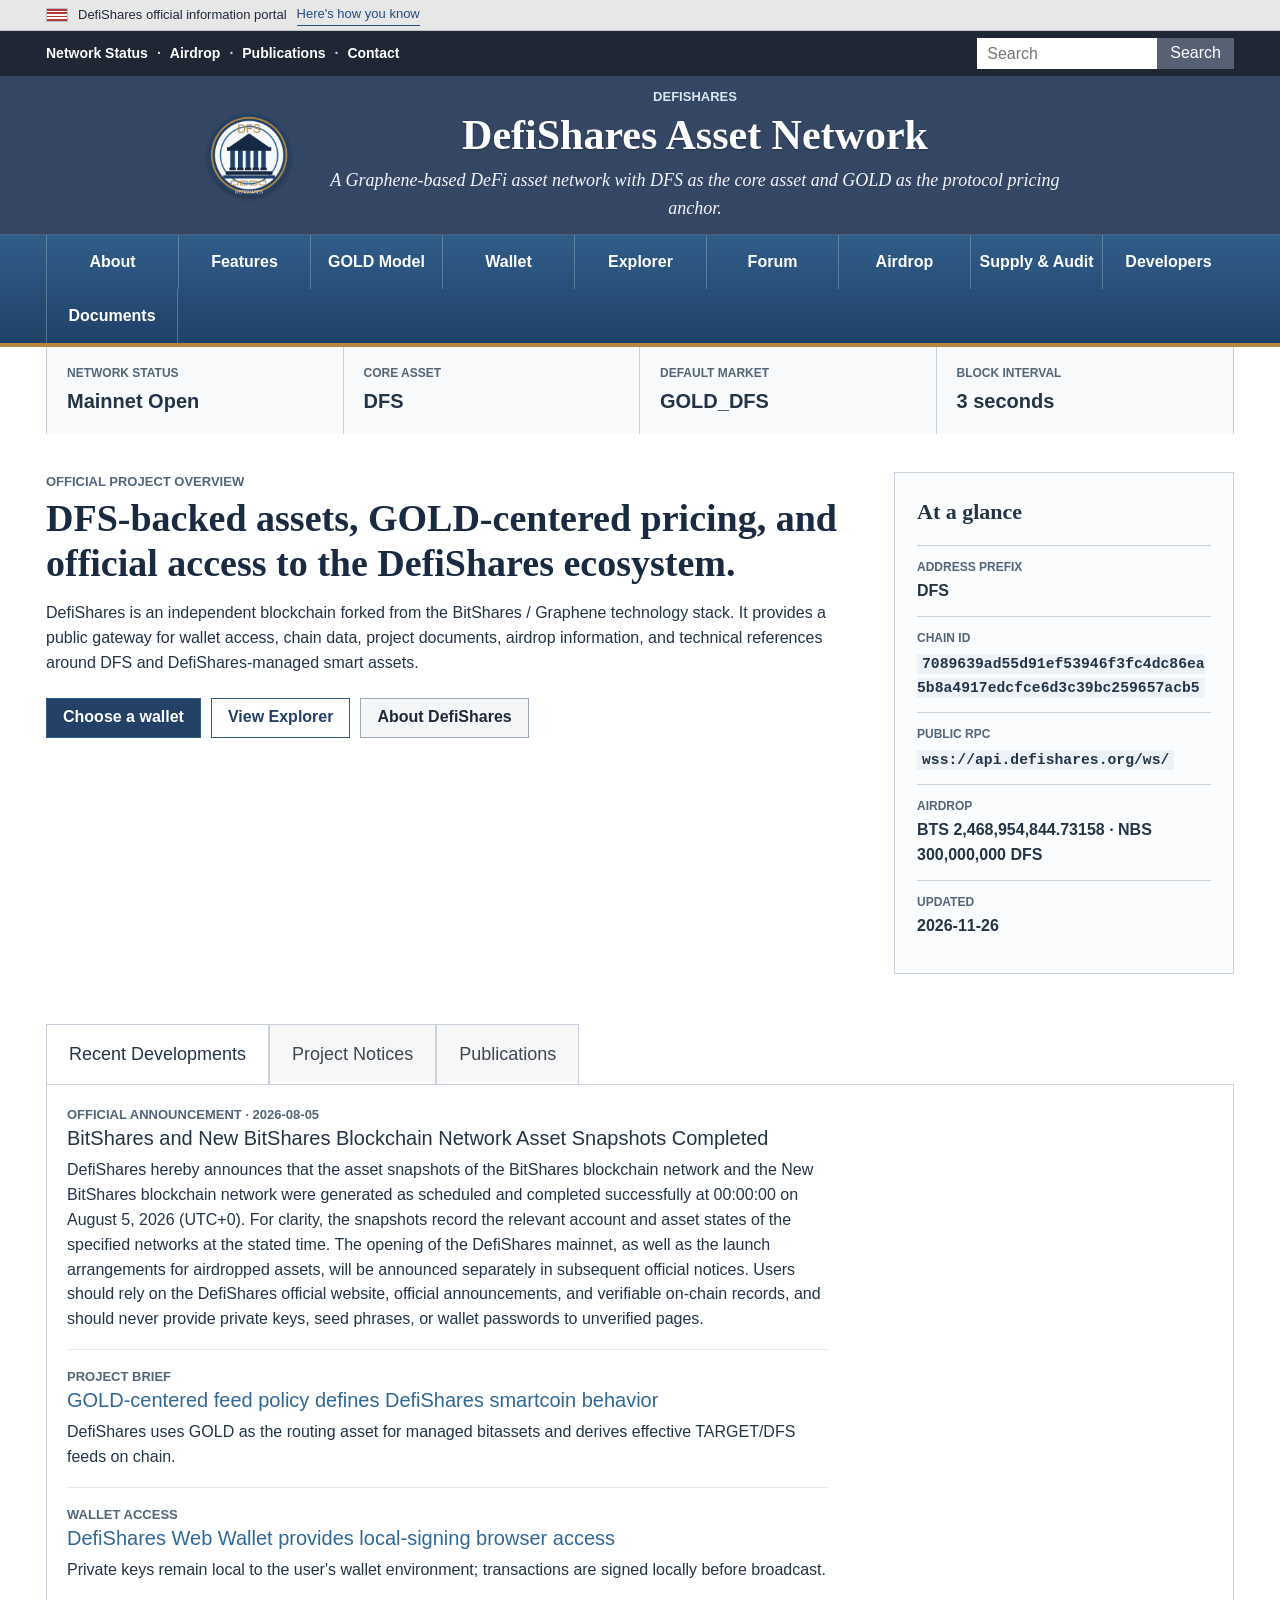
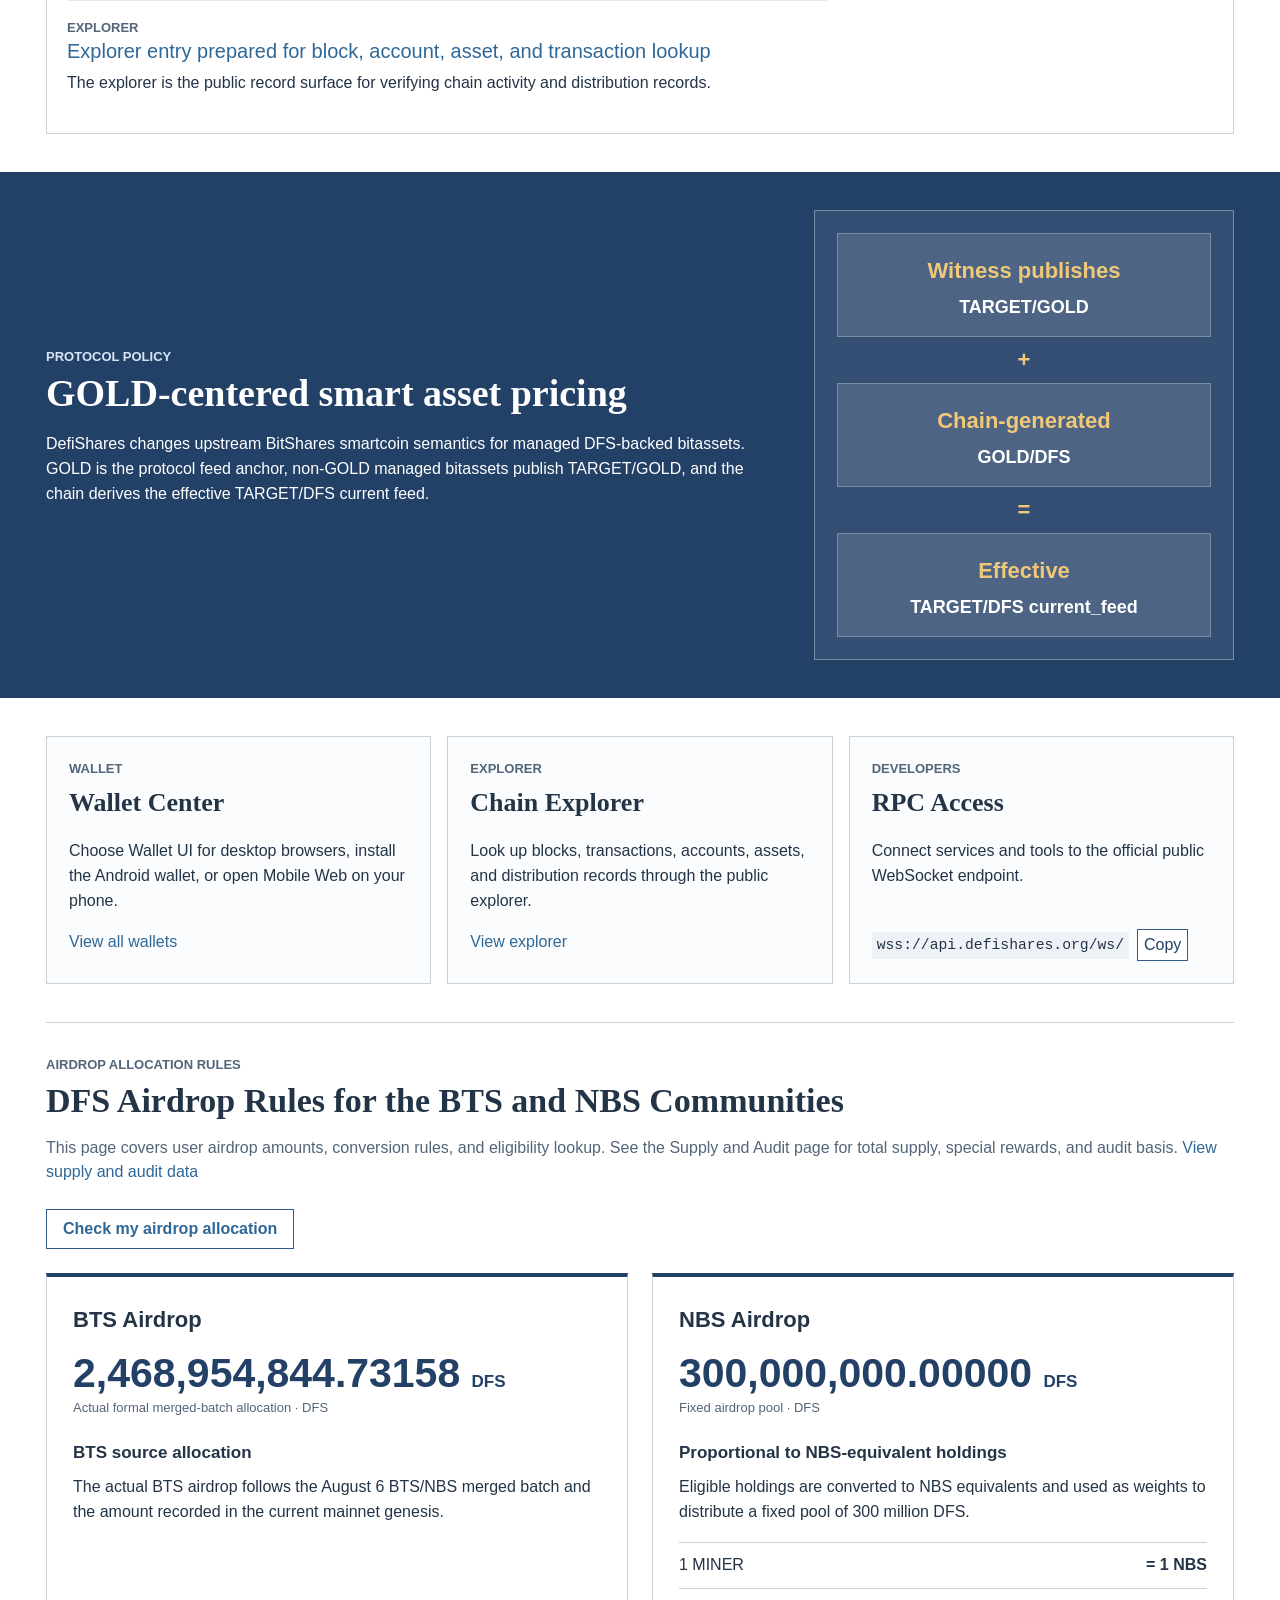
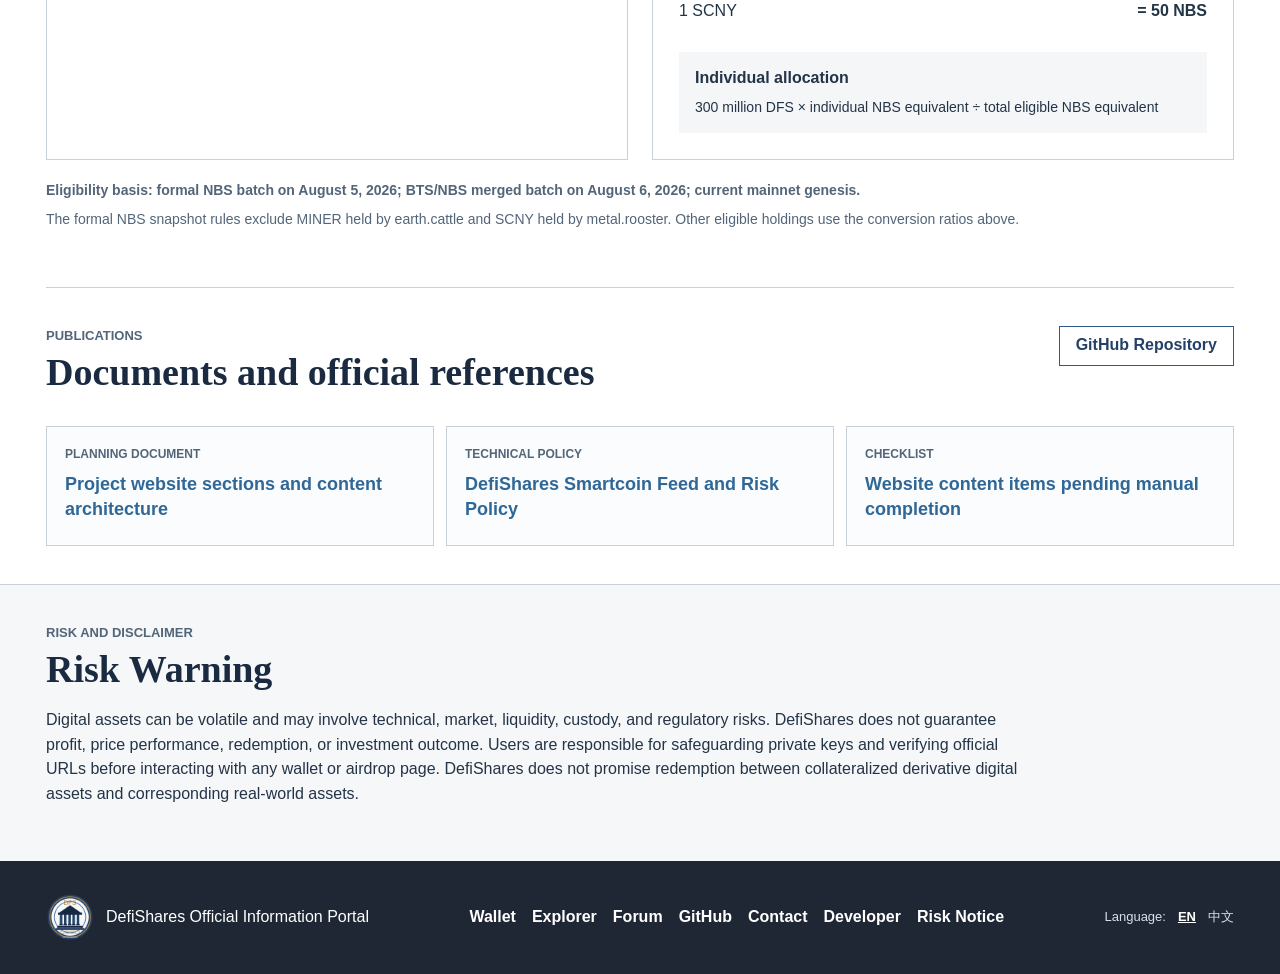
<file: index.html>
<!doctype html>
<html lang="zh-CN">
  <head>
    <meta charset="utf-8" />
    <meta name="viewport" content="width=device-width, initial-scale=1" />
    <title>DefiShares - Official Information Portal</title>
    <meta
      name="description"
      content="DefiShares official information portal for DFS, GOLD-centered smart assets, wallet, explorer, airdrop, and technical documentation."
    />
    <link rel="icon" href="./assets/defishares-seal.png" />
    <link rel="stylesheet" href="./styles.css?v=5" />
  </head>
  <body>
    <div class="official-banner" role="note">
      <div class="page-shell banner-inner">
        <span class="mini-mark" aria-hidden="true"></span>
        <span data-i18n="portal">DefiShares official information portal</span>
        <button class="banner-toggle" type="button" aria-expanded="false" aria-controls="banner-details" data-i18n="how">
          Here's how you know
        </button>
      </div>
      <div class="page-shell banner-details" id="banner-details" hidden data-i18n="banner">
        Use links from this website to access the official wallet, explorer, documents, and community channels.
        DefiShares will never ask for your private key, seed phrase, or wallet password.
      </div>
    </div>

    <header class="site-header">
      <div class="utility-bar">
        <div class="page-shell utility-inner">
          <nav aria-label="Utility navigation">
            <a href="#status" data-i18n="networkStatus">Network Status</a>
            <a href="./airdrop.html" data-i18n="airdrop">Airdrop</a>
            <a href="./documents.html" data-i18n="publications">Publications</a>
            <a href="#community" data-i18n="contact">Contact</a>
          </nav>
          <form class="search-form" role="search">
            <label for="site-search" class="sr-only" data-i18n="search">Search</label>
            <input id="site-search" type="search" placeholder="Search" data-i18n-placeholder="search" />
            <button type="submit" data-i18n="search">Search</button>
          </form>
        </div>
      </div>

      <div class="masthead">
        <div class="page-shell masthead-inner">
          <img src="./assets/defishares-seal.png" alt="DefiShares seal" class="seal" />
          <div>
            <p class="eyebrow">DefiShares</p>
            <h1 data-i18n="mastheadTitle">DefiShares Asset Network</h1>
            <p class="tagline" data-i18n="tagline">
              A Graphene-based DeFi asset network with DFS as the core asset and GOLD as the protocol pricing anchor.
            </p>
          </div>
        </div>
      </div>

      <nav class="primary-nav" aria-label="Primary navigation">
        <div class="page-shell nav-grid">
          <a href="./about.html" data-i18n="navAbout">About</a>
          <a href="./features.html" data-i18n="navFeatures">Features</a>
          <a href="./gold.html" data-i18n="navGold">GOLD Model</a>
          <a href="#" data-link="walletCenterUrl" data-i18n="navWallet">Wallet</a>
          <a href="#" data-link="explorerUrl" data-i18n="navExplorer">Explorer</a>
          <a href="#" data-link="forumUrl" data-i18n="navForum">Forum</a>
          <a href="./airdrop.html" data-i18n="navAirdrop">Airdrop</a>
          <a href="./supply.html" data-i18n="navSupply">Supply &amp; Audit</a>
          <a href="./developers.html" data-i18n="navDevelopers">Developers</a>
          <a href="./documents.html" data-i18n="navDocuments">Documents</a>
        </div>
      </nav>
    </header>

    <section class="launch-countdown" id="mainnet-countdown" aria-labelledby="mainnet-countdown-title">
      <div class="page-shell launch-countdown-inner">
        <div class="launch-countdown-copy">
          <p class="launch-kicker" data-i18n="mainnetLaunchKicker">Mainnet Launch</p>
          <h2 id="mainnet-countdown-title" data-i18n="mainnetCountdownTitle">DefiShares Mainnet Launch Countdown</h2>
          <p data-i18n="mainnetCountdownBody">
            The DefiShares mainnet is scheduled to open at 00:00:00 on August 15, 2026 (UTC+0).
          </p>
          <p class="launch-note" data-i18n="mainnetCountdownNote">
            The official website remains accessible during the countdown. Verify official URLs before connecting a wallet.
          </p>
        </div>
        <div class="launch-countdown-clock" aria-live="polite" aria-atomic="true">
          <div class="countdown-unit">
            <strong data-countdown="days">00</strong>
            <span data-i18n="countdownDays">Days</span>
          </div>
          <div class="countdown-separator" aria-hidden="true">:</div>
          <div class="countdown-unit">
            <strong data-countdown="hours">00</strong>
            <span data-i18n="countdownHours">Hours</span>
          </div>
          <div class="countdown-separator" aria-hidden="true">:</div>
          <div class="countdown-unit">
            <strong data-countdown="minutes">00</strong>
            <span data-i18n="countdownMinutes">Minutes</span>
          </div>
          <div class="countdown-separator" aria-hidden="true">:</div>
          <div class="countdown-unit">
            <strong data-countdown="seconds">00</strong>
            <span data-i18n="countdownSeconds">Seconds</span>
          </div>
          <p class="launch-target"><span data-i18n="mainnetCountdownTarget">Target time</span> · <strong>2026-08-15 00:00 UTC+0</strong></p>
        </div>
      </div>
    </section>

    <main id="main-content">
      <section class="status-strip" id="status" aria-label="Chain snapshot">
        <div class="page-shell status-grid">
          <article>
            <span data-i18n="networkStatus">Network</span>
            <strong data-config="networkStatus">Public Testnet</strong>
          </article>
          <article>
            <span data-i18n="coreAsset">Core Asset</span>
            <strong data-config="coreAsset">DFS</strong>
          </article>
          <article>
            <span data-i18n="defaultMarket">Default Market</span>
            <strong data-config="defaultMarket">GOLD_DFS</strong>
          </article>
          <article>
            <span data-i18n="blockInterval">Block Interval</span>
            <strong data-config="blockInterval">3 seconds</strong>
          </article>
        </div>
      </section>

      <section class="page-shell hero-section" id="about">
        <div class="hero-copy">
          <p class="section-kicker" data-i18n="officialProjectOverview">Official Project Overview</p>
          <h2 data-i18n="heroTitle">DFS-backed assets, GOLD-centered pricing, and official access to the DefiShares ecosystem.</h2>
          <p data-i18n="heroBody">
            DefiShares is an independent blockchain forked from the BitShares / Graphene technology stack.
            It provides a public gateway for wallet access, chain data, project documents, airdrop information,
            and technical references around DFS and DefiShares-managed smart assets.
          </p>
          <div class="action-row">
            <a class="button primary" href="#" data-link="walletCenterUrl" data-i18n="openWebWallet">Open Web Wallet</a>
            <a class="button secondary" href="#" data-link="explorerUrl" data-i18n="viewExplorer">View Explorer</a>
            <a class="button tertiary" href="./about.html" data-i18n="aboutDefishares">About DefiShares</a>
          </div>
        </div>
        <aside class="official-card">
          <h3 data-i18n="atAGlance">At a glance</h3>
          <dl>
            <div>
              <dt data-i18n="addressPrefix">Address Prefix</dt>
              <dd data-config="addressPrefix">DFS</dd>
            </div>
            <div>
              <dt data-i18n="chainId">Chain ID</dt>
              <dd><code data-config="chainId">7089639ad55d91ef53946f3fc4dc86ea5b8a4917edcfce6d3c39bc259657acb5</code></dd>
            </div>
            <div>
              <dt data-i18n="publicRpc">Public RPC</dt>
              <dd><code data-config="rpcUrl">wss://api.defishares.org/ws/</code></dd>
            </div>
            <div>
              <dt data-i18n="airdrop">Airdrop</dt>
              <dd data-config="airdropStatus">BTS 2,468,954,844.73158 · NBS 300,000,000 DFS</dd>
            </div>
            <div>
              <dt data-i18n="updated">Updated</dt>
              <dd data-config="lastUpdated">2026-09-18</dd>
            </div>
          </dl>
        </aside>
      </section>

      <section class="page-shell tab-section" id="features">
        <div class="tabs" role="tablist" aria-label="Recent developments">
          <button role="tab" id="tab-overview" aria-controls="panel-overview" aria-selected="true" data-i18n="recentDevelopments">Recent Developments</button>
          <button role="tab" id="tab-notices" aria-controls="panel-notices" aria-selected="false" data-i18n="projectNotices">Project Notices</button>
          <button role="tab" id="tab-publications" aria-controls="panel-publications" aria-selected="false" data-i18n="publications">Publications</button>
        </div>
        <div class="tab-panels">
          <section class="tab-panel active" id="panel-overview" role="tabpanel" aria-labelledby="tab-overview">
            <div class="news-list">
              <article>
                <p class="meta" data-i18n="snapshotAnnouncementMeta">Official announcement · 2026-08-05</p>
                <h3 data-i18n="snapshotAnnouncementTitle">BitShares and New BitShares Blockchain Network Asset Snapshots Completed</h3>
                <p data-i18n="snapshotAnnouncementBody">DefiShares hereby announces that the asset snapshots of the BitShares blockchain network and the New BitShares blockchain network were generated as scheduled and completed successfully at 00:00:00 on August 5, 2026 (UTC+0). For clarity, the snapshots record the relevant account and asset states of the specified networks at the stated time. The opening of the DefiShares mainnet, as well as the launch arrangements for airdropped assets, will be announced separately in subsequent official notices. Users should rely on the DefiShares official website, official announcements, and verifiable on-chain records, and should never provide private keys, seed phrases, or wallet passwords to unverified pages.</p>
              </article>
              <article>
                <p class="meta" data-i18n="projectBrief">Project brief</p>
                <h3><a href="./gold.html" data-i18n="goldNewsTitle">GOLD-centered feed policy defines DefiShares smartcoin behavior</a></h3>
                <p data-i18n="goldNewsBody">DefiShares uses GOLD as the routing asset for managed bitassets and derives effective TARGET/DFS feeds on chain.</p>
              </article>
              <article>
                <p class="meta" data-i18n="walletAccess">Wallet access</p>
                <h3><a href="#" data-link="walletCenterUrl" data-i18n="walletNewsTitle">DefiShares Web Wallet provides local-signing browser access</a></h3>
                <p data-i18n="walletNewsBody">Private keys remain local to the user's wallet environment; transactions are signed locally before broadcast.</p>
              </article>
              <article>
                <p class="meta" data-i18n="navExplorer">Explorer</p>
                <h3><a href="#" data-link="explorerUrl" data-i18n="explorerNewsTitle">Explorer entry prepared for block, account, asset, and transaction lookup</a></h3>
                <p data-i18n="explorerNewsBody">The explorer is the public record surface for verifying chain activity and distribution records.</p>
              </article>
            </div>
          </section>

          <section class="tab-panel" id="panel-notices" role="tabpanel" aria-labelledby="tab-notices" hidden>
            <div class="notice-grid">
              <article>
                <p class="meta" data-i18n="snapshotAnnouncementMeta">Official announcement · 2026-08-05</p>
                <h3 data-i18n="snapshotAnnouncementTitle">BitShares and New BitShares Blockchain Network Asset Snapshots Completed</h3>
                <p data-i18n="snapshotAnnouncementBody">DefiShares hereby announces that the asset snapshots of the BitShares blockchain network and the New BitShares blockchain network were generated as scheduled and completed successfully at 00:00:00 on August 5, 2026 (UTC+0). For clarity, the snapshots record the relevant account and asset states of the specified networks at the stated time. The opening of the DefiShares mainnet, as well as the launch arrangements for airdropped assets, will be announced separately in subsequent official notices. Users should rely on the DefiShares official website, official announcements, and verifiable on-chain records, and should never provide private keys, seed phrases, or wallet passwords to unverified pages.</p>
              </article>
              <article>
                <h3 data-i18n="networkDesignation">Network designation</h3>
                <p data-i18n="networkDesignationBody">This site currently labels the active network as Mainnet Open. Confirm the chain ID and public WSS before connecting network tools.</p>
              </article>
              <article>
                <h3 data-i18n="riskStatement">Risk statement</h3>
                <p data-i18n="riskStatementBody">DFS and DefiShares-managed assets involve blockchain, liquidity, market, custody, and protocol risks. This website does not provide investment advice.</p>
              </article>
            </div>
          </section>

          <section class="tab-panel" id="panel-publications" role="tabpanel" aria-labelledby="tab-publications" hidden>
            <ul class="publication-list">
              <li><a href="../DefiShares项目官网板块与内容规划.md" data-i18n="websitePlanningDoc">Website section and content planning document</a></li>
              <li><a href="../bitshares-core/defishares-docs/Gold-Feed-Policy.md" data-i18n="feedPolicyDoc">DefiShares Smartcoin Feed and Risk Policy</a></li>
              <li><a href="../output/pdf/DefiShares官网待填写内容清单.pdf" data-i18n="checklistDoc">Website content completion checklist</a></li>
            </ul>
          </section>
        </div>
      </section>

      <section class="blue-band" id="gold">
        <div class="page-shell two-column">
          <div>
            <p class="section-kicker light" data-i18n="protocolPolicy">Protocol Policy</p>
            <h2 data-i18n="goldPricingTitle">GOLD-centered smart asset pricing</h2>
            <p data-i18n="goldPricingBody">
              DefiShares changes upstream BitShares smartcoin semantics for managed DFS-backed bitassets.
              GOLD is the protocol feed anchor, non-GOLD managed bitassets publish TARGET/GOLD, and the chain
              derives the effective TARGET/DFS current feed.
            </p>
          </div>
          <div class="formula-panel" aria-label="GOLD feed formula">
            <div><span data-i18n="witnessPublishes">Witness publishes</span> <strong>TARGET/GOLD</strong></div>
            <span>+</span>
            <div><span data-i18n="chainGenerated">Chain-generated</span> <strong>GOLD/DFS</strong></div>
            <span>=</span>
            <div><span data-i18n="effectiveFeed">Effective</span> <strong data-i18n="targetDfsFeed">TARGET/DFS current_feed</strong></div>
          </div>
        </div>
      </section>

      <section class="page-shell content-grid">
        <article class="content-card" id="wallet">
          <p class="meta" data-i18n="navWallet">Wallet</p>
          <h2 data-i18n="webWallet">Web Wallet</h2>
          <p data-i18n="walletCardBody">Create or import a wallet, review balances, transfer assets, and access the DFS market through the official wallet entry.</p>
          <a href="#" data-link="walletCenterUrl" data-i18n="openWallet">Open wallet</a>
        </article>
        <article class="content-card" id="explorer">
          <p class="meta" data-i18n="navExplorer">Explorer</p>
          <h2 data-i18n="chainExplorer">Chain Explorer</h2>
          <p data-i18n="explorerCardBody">Look up blocks, transactions, accounts, assets, and distribution records through the public explorer.</p>
          <a href="#" data-link="explorerUrl" data-i18n="viewExplorerLower">View explorer</a>
        </article>
        <article class="content-card" id="developers">
          <p class="meta" data-i18n="navDevelopers">Developers</p>
          <h2 data-i18n="rpcAccess">RPC Access</h2>
          <p data-i18n="rpcBody">Connect services and tools to the official public WebSocket endpoint.</p>
          <div class="copy-row">
            <code data-config="rpcUrl">wss://api.defishares.org/ws/</code>
            <button type="button" id="copy-rpc" data-i18n="copy">Copy</button>
          </div>
        </article>
      </section>

      <section class="page-shell airdrop-rules-section" id="airdrop" data-airdrop-rules></section>

      <section class="page-shell documents-section" id="documents">
        <div class="section-heading-row">
          <div>
            <p class="section-kicker" data-i18n="publications">Publications</p>
            <h2 data-i18n="documentsReferences">Documents and official references</h2>
          </div>
          <a class="button secondary" href="#" data-link="githubUrl" data-i18n="githubRepository">GitHub Repository</a>
        </div>
        <div class="document-list">
          <a href="../DefiShares项目官网板块与内容规划.md">
            <span data-i18n="planningDocument">Planning Document</span>
            <strong data-i18n="planningDocumentBody">Project website sections and content architecture</strong>
          </a>
          <a href="../bitshares-core/defishares-docs/Gold-Feed-Policy.md">
            <span data-i18n="technicalPolicy">Technical Policy</span>
            <strong data-i18n="feedPolicyBody">DefiShares Smartcoin Feed and Risk Policy</strong>
          </a>
          <a href="../output/pdf/DefiShares官网待填写内容清单.pdf">
            <span data-i18n="checklist">Checklist</span>
            <strong data-i18n="checklistBody">Website content items pending manual completion</strong>
          </a>
        </div>
      </section>

      <section class="risk-section" id="risk">
        <div class="page-shell">
          <p class="section-kicker" data-i18n="riskDisclaimer">Risk and Disclaimer</p>
          <h2 data-i18n="importantNotice">Risk Warning</h2>
          <p data-i18n="riskBody">
            Digital assets can be volatile and may involve technical, market, liquidity, custody, and regulatory risks.
            DefiShares does not guarantee profit, price performance, redemption, or investment outcome.
            Users are responsible for safeguarding private keys and verifying official URLs before interacting with any wallet or airdrop page.
            DefiShares does not promise redemption between collateralized derivative digital assets and corresponding real-world assets.
          </p>
        </div>
      </section>
    </main>

    <footer class="site-footer" id="community">
      <div class="page-shell footer-grid">
        <div>
          <img src="./assets/defishares-seal.png" alt="" class="footer-seal" />
          <p data-i18n="footerPortal">DefiShares Official Information Portal</p>
        </div>
        <nav aria-label="Footer navigation">
          <a href="#" data-link="walletCenterUrl" data-i18n="navWallet">Wallet</a>
          <a href="#" data-link="explorerUrl" data-i18n="navExplorer">Explorer</a>
          <a href="#" data-link="forumUrl" data-i18n="navForum">Forum</a>
          <a href="#" data-link="githubUrl">GitHub</a>
          <a href="mailto:contact@defishares.org" data-i18n="contact">Contact</a>
          <a href="mailto:dev@defishares.org" data-i18n="developer">Developer</a>
          <a href="./index.html#risk" data-i18n="riskNotice">Risk Notice</a>
        </nav>
        <div class="footer-language" role="group" aria-label="Language">
          <span data-i18n="language">Language:</span>
          <button type="button" data-lang="en">EN</button>
          <button type="button" data-lang="zh">中文</button>
        </div>
      </div>
    </footer>

    <script src="./site-config.js?v=11"></script>
    <script src="./script.js?v=14"></script>
    <script src="./airdrop-rules.js?v=5"></script>
  </body>
</html>
</file>
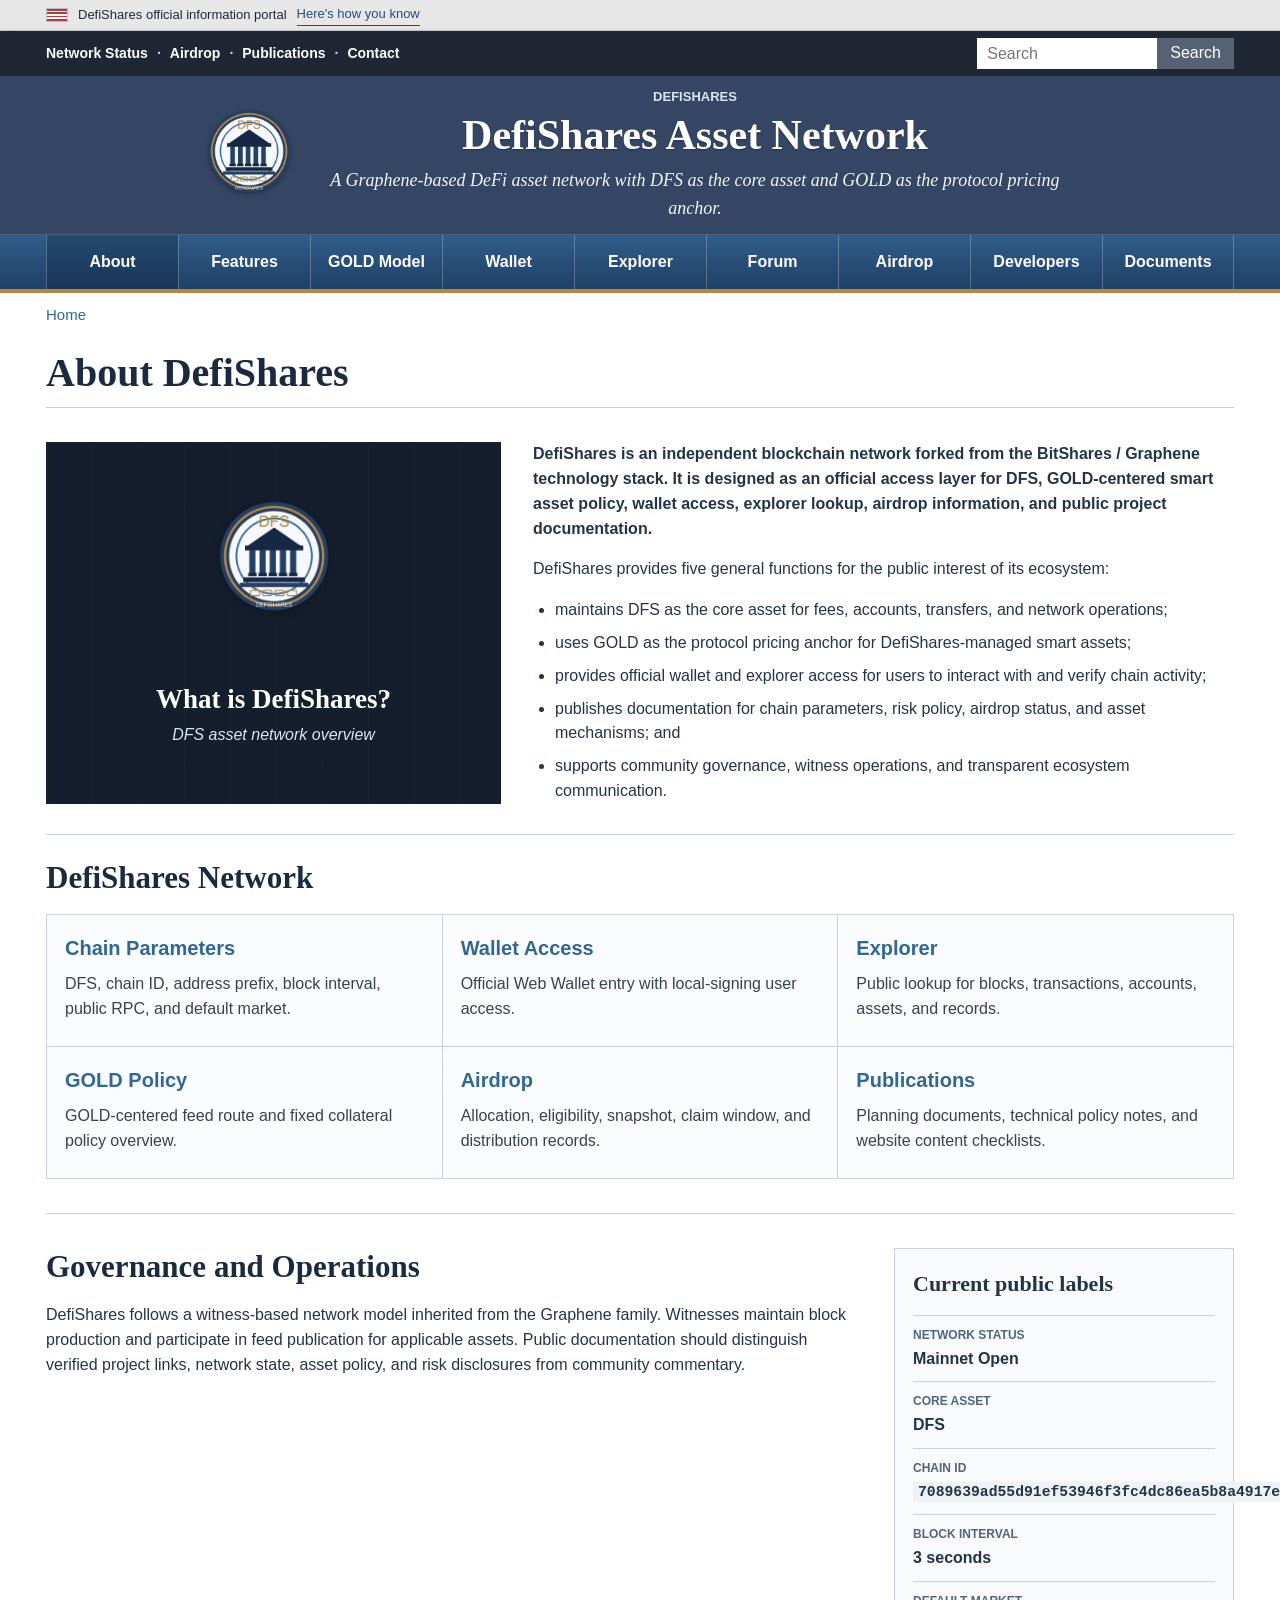
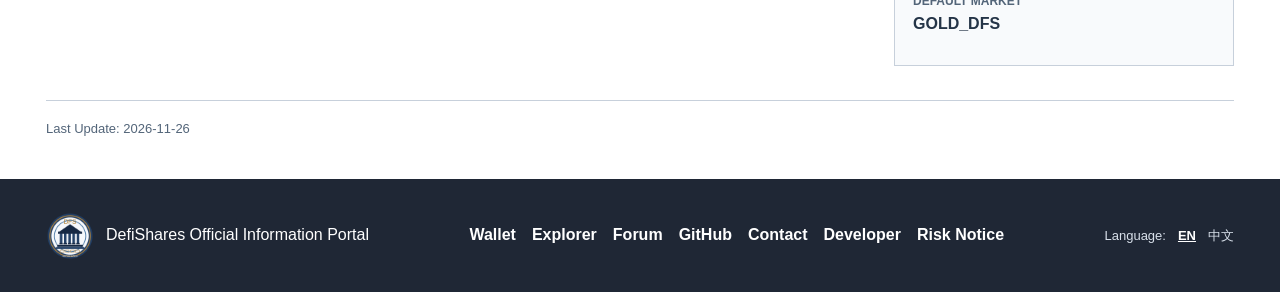
<file: about.html>
<!doctype html>
<html lang="zh-CN">
  <head>
    <meta charset="utf-8" />
    <meta name="viewport" content="width=device-width, initial-scale=1" />
    <title>About DefiShares - Official Information Portal</title>
    <meta
      name="description"
      content="About DefiShares: DFS core asset, GOLD-centered pricing policy, wallet access, explorer, documents, and ecosystem information."
    />
    <link rel="icon" href="./assets/defishares-seal.png" />
    <link rel="stylesheet" href="./styles.css?v=3" />
  </head>
  <body>
    <div class="official-banner" role="note">
      <div class="page-shell banner-inner">
        <span class="mini-mark" aria-hidden="true"></span>
        <span data-i18n="portal">DefiShares official information portal</span>
        <button class="banner-toggle" type="button" aria-expanded="false" aria-controls="banner-details" data-i18n="how">
          Here's how you know
        </button>
      </div>
      <div class="page-shell banner-details" id="banner-details" hidden data-i18n="banner">
        Use links from this website to access the official wallet, explorer, documents, and community channels.
        DefiShares will never ask for your private key, seed phrase, or wallet password.
      </div>
    </div>

    <header class="site-header">
      <div class="utility-bar">
        <div class="page-shell utility-inner">
          <nav aria-label="Utility navigation">
            <a href="./index.html#status" data-i18n="networkStatus">Network Status</a>
            <a href="./airdrop.html" data-i18n="airdrop">Airdrop</a>
            <a href="./documents.html" data-i18n="publications">Publications</a>
            <a href="mailto:contact@defishares.org" data-i18n="contact">Contact</a>
          </nav>
          <form class="search-form" role="search">
            <label for="site-search" class="sr-only" data-i18n="search">Search</label>
            <input id="site-search" type="search" placeholder="Search" data-i18n-placeholder="search" />
            <button type="submit" data-i18n="search">Search</button>
          </form>
        </div>
      </div>

      <div class="masthead">
        <div class="page-shell masthead-inner">
          <a href="./index.html" aria-label="DefiShares home">
            <img src="./assets/defishares-seal.png" alt="DefiShares seal" class="seal" />
          </a>
          <div>
            <p class="eyebrow">DefiShares</p>
            <h1 data-i18n="mastheadTitle">DefiShares Asset Network</h1>
            <p class="tagline" data-i18n="tagline">
              A Graphene-based DeFi asset network with DFS as the core asset and GOLD as the protocol pricing anchor.
            </p>
          </div>
        </div>
      </div>

      <nav class="primary-nav" aria-label="Primary navigation">
        <div class="page-shell nav-grid">
          <a href="./about.html" aria-current="page" data-i18n="navAbout">About</a>
          <a href="./features.html" data-i18n="navFeatures">Features</a>
          <a href="./gold.html" data-i18n="navGold">GOLD Model</a>
          <a href="#" data-link="walletCenterUrl" data-i18n="navWallet">Wallet</a>
          <a href="#" data-link="explorerUrl" data-i18n="navExplorer">Explorer</a>
          <a href="#" data-link="forumUrl" data-i18n="navForum">Forum</a>
          <a href="./airdrop.html" data-i18n="navAirdrop">Airdrop</a>
          <a href="./developers.html" data-i18n="navDevelopers">Developers</a>
          <a href="./documents.html" data-i18n="navDocuments">Documents</a>
        </div>
      </nav>
    </header>

    <main class="interior-main" id="main-content">
      <div class="page-shell breadcrumb">
        <a href="./index.html" data-i18n="home">Home</a>
      </div>

      <section class="page-shell interior-title">
        <h2 data-i18n="aboutPageTitle">About DefiShares</h2>
      </section>

      <section class="page-shell about-intro">
        <div class="about-visual" aria-label="What is DefiShares">
          <img src="./assets/defishares-seal.png" alt="" />
          <div>
            <strong data-i18n="whatIsDefishares">What is DefiShares?</strong>
            <span data-i18n="dfsOverview">DFS asset network overview</span>
          </div>
        </div>
        <div class="about-summary">
          <p data-i18n="aboutLead">
            DefiShares is an independent blockchain network forked from the BitShares / Graphene technology stack.
            It is designed as an official access layer for DFS, GOLD-centered smart asset policy, wallet access,
            explorer lookup, airdrop information, and public project documentation.
          </p>
          <p data-i18n="aboutFunctions">DefiShares provides five general functions for the public interest of its ecosystem:</p>
          <ul>
            <li data-i18n="aboutBullet1">maintains DFS as the core asset for fees, accounts, transfers, and network operations;</li>
            <li data-i18n="aboutBullet2">uses GOLD as the protocol pricing anchor for DefiShares-managed smart assets;</li>
            <li data-i18n="aboutBullet3">provides official wallet and explorer access for users to interact with and verify chain activity;</li>
            <li data-i18n="aboutBullet4">publishes documentation for chain parameters, risk policy, airdrop status, and asset mechanisms; and</li>
            <li data-i18n="aboutBullet5">supports community governance, witness operations, and transparent ecosystem communication.</li>
          </ul>
        </div>
      </section>

      <section class="page-shell about-directory" aria-labelledby="directory-title">
        <h2 id="directory-title" data-i18n="defisharesNetwork">DefiShares Network</h2>
        <div class="directory-grid">
          <a href="./index.html#status">
            <span data-i18n="chainParameters">Chain Parameters</span>
            <strong data-i18n="chainParametersBody">DFS, address prefix, block interval, public RPC, and default market.</strong>
          </a>
          <a href="#" data-link="walletCenterUrl">
            <span data-i18n="walletAccessTitle">Wallet Access</span>
            <strong data-i18n="walletAccessBody">Official Web Wallet entry with local-signing user access.</strong>
          </a>
          <a href="#" data-link="explorerUrl">
            <span data-i18n="navExplorer">Explorer</span>
            <strong data-i18n="explorerBody">Public lookup for blocks, transactions, accounts, assets, and records.</strong>
          </a>
          <a href="./gold.html">
            <span data-i18n="goldPolicy">GOLD Policy</span>
            <strong data-i18n="goldPolicyBody">GOLD-centered feed route and fixed collateral policy overview.</strong>
          </a>
          <a href="./airdrop.html">
            <span data-i18n="airdrop">Airdrop</span>
            <strong data-i18n="airdropDirectoryBody">Allocation, eligibility, snapshot, claim window, and distribution records.</strong>
          </a>
          <a href="./documents.html">
            <span data-i18n="publications">Publications</span>
            <strong data-i18n="publicationsDirectoryBody">Planning documents, technical policy notes, and website content checklists.</strong>
          </a>
        </div>
      </section>

      <section class="page-shell about-governance">
        <div>
          <h2 data-i18n="governanceOperations">Governance and Operations</h2>
          <p data-i18n="governanceBody">
            DefiShares follows a witness-based network model inherited from the Graphene family. Witnesses maintain
            block production and participate in feed publication for applicable assets. Public documentation should
            distinguish verified project links, network state, asset policy, and risk disclosures from community commentary.
          </p>
        </div>
        <aside>
          <h3 data-i18n="currentPublicLabels">Current public labels</h3>
          <dl>
            <div>
              <dt data-i18n="networkStatus">Network</dt>
              <dd data-config="networkStatus">Public Testnet</dd>
            </div>
            <div>
              <dt data-i18n="coreAsset">Core asset</dt>
              <dd data-config="coreAsset">DFS</dd>
            </div>
            <div>
              <dt data-i18n="chainId">Chain ID</dt>
              <dd><code data-config="chainId">7089639ad55d91ef53946f3fc4dc86ea5b8a4917edcfce6d3c39bc259657acb5</code></dd>
            </div>
            <div>
              <dt data-i18n="blockInterval">Block interval</dt>
              <dd data-config="blockInterval">3 seconds</dd>
            </div>
            <div>
              <dt data-i18n="defaultMarket">Default market</dt>
              <dd data-config="defaultMarket">GOLD_DFS</dd>
            </div>
          </dl>
        </aside>
      </section>

      <section class="page-shell last-update">
        <span data-i18n="lastUpdate">Last Update</span>: <span data-config="lastUpdated">2026-07-11</span>
      </section>
    </main>

    <footer class="site-footer" id="community">
      <div class="page-shell footer-grid">
        <div>
          <img src="./assets/defishares-seal.png" alt="" class="footer-seal" />
          <p data-i18n="footerPortal">DefiShares Official Information Portal</p>
        </div>
        <nav aria-label="Footer navigation">
          <a href="#" data-link="walletCenterUrl" data-i18n="navWallet">Wallet</a>
          <a href="#" data-link="explorerUrl" data-i18n="navExplorer">Explorer</a>
          <a href="#" data-link="forumUrl" data-i18n="navForum">Forum</a>
          <a href="#" data-link="githubUrl">GitHub</a>
          <a href="mailto:contact@defishares.org" data-i18n="contact">Contact</a>
          <a href="mailto:dev@defishares.org" data-i18n="developer">Developer</a>
          <a href="./index.html#risk" data-i18n="riskNotice">Risk Notice</a>
        </nav>
        <div class="footer-language" role="group" aria-label="Language">
          <span data-i18n="language">Language:</span>
          <button type="button" data-lang="en">EN</button>
          <button type="button" data-lang="zh">中文</button>
        </div>
      </div>
    </footer>

    <script src="./site-config.js?v=11"></script>
    <script src="./script.js?v=14"></script>
  </body>
</html>
</file>
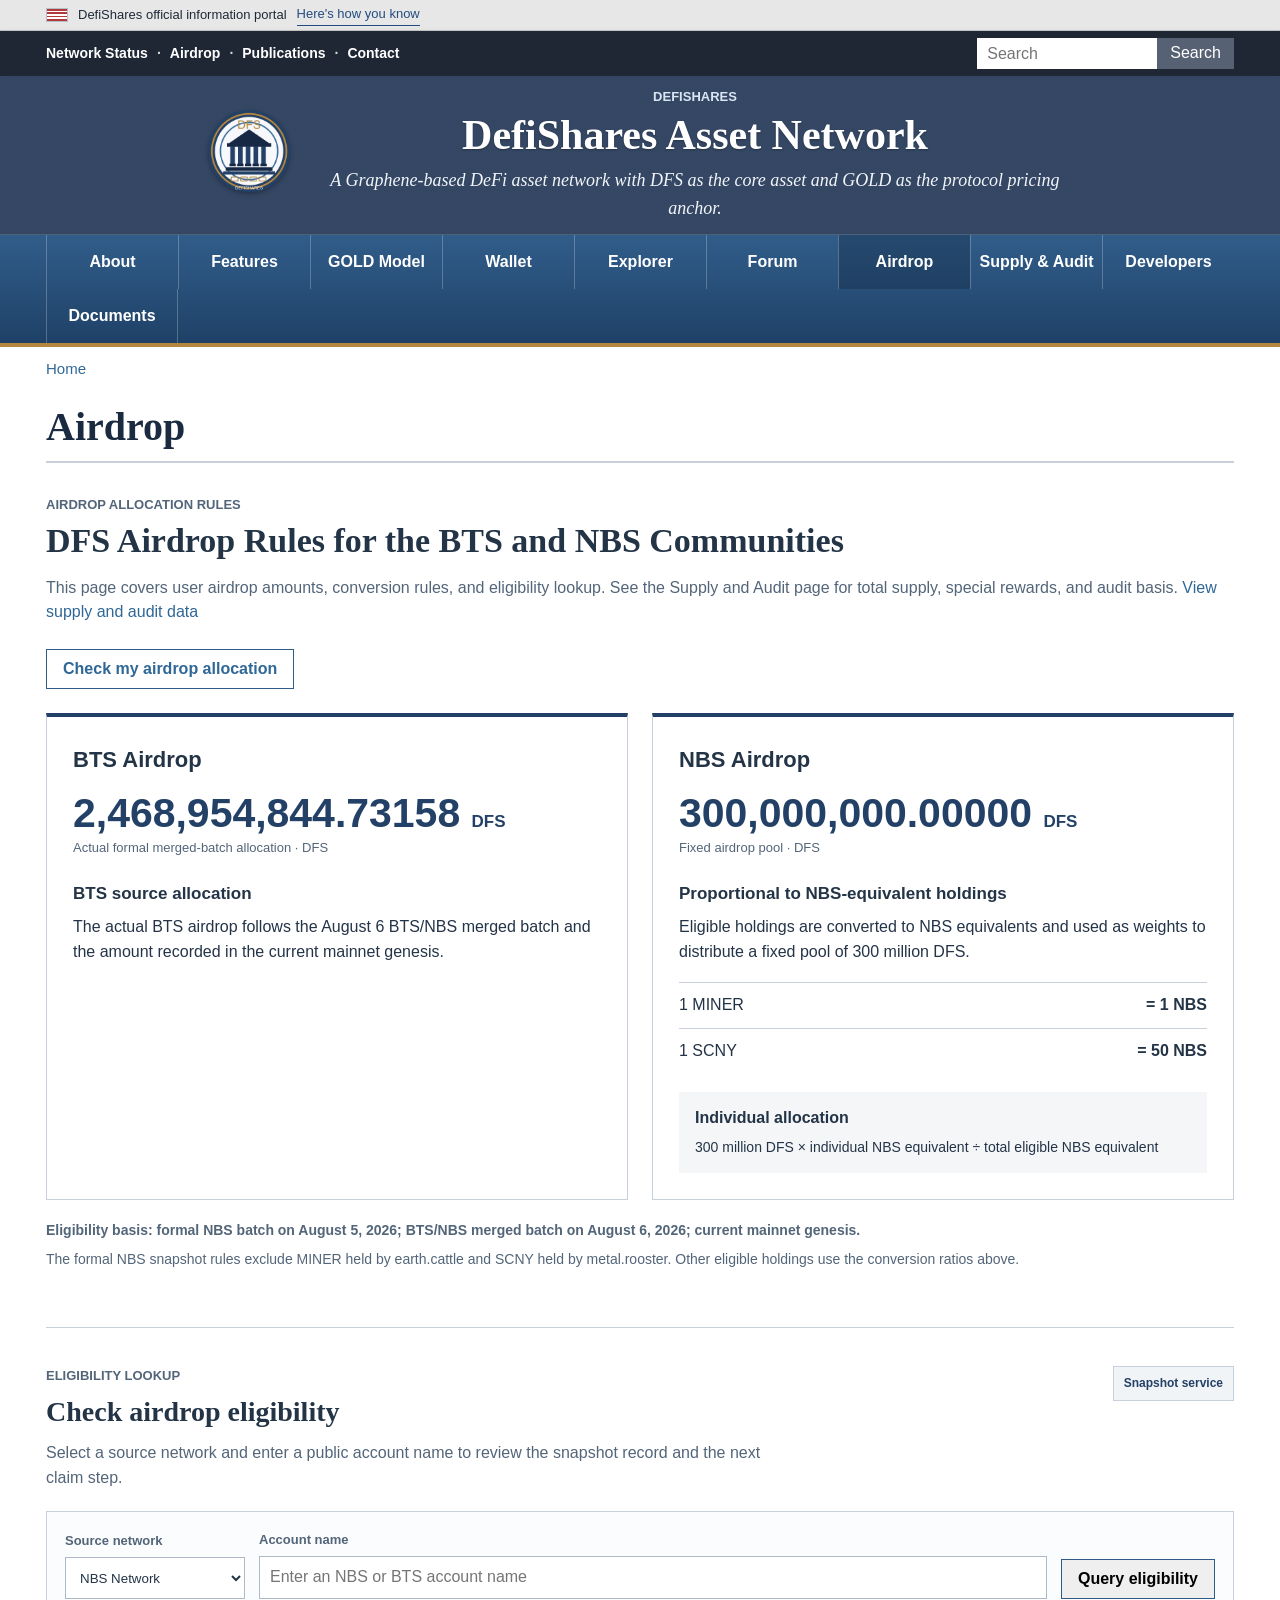
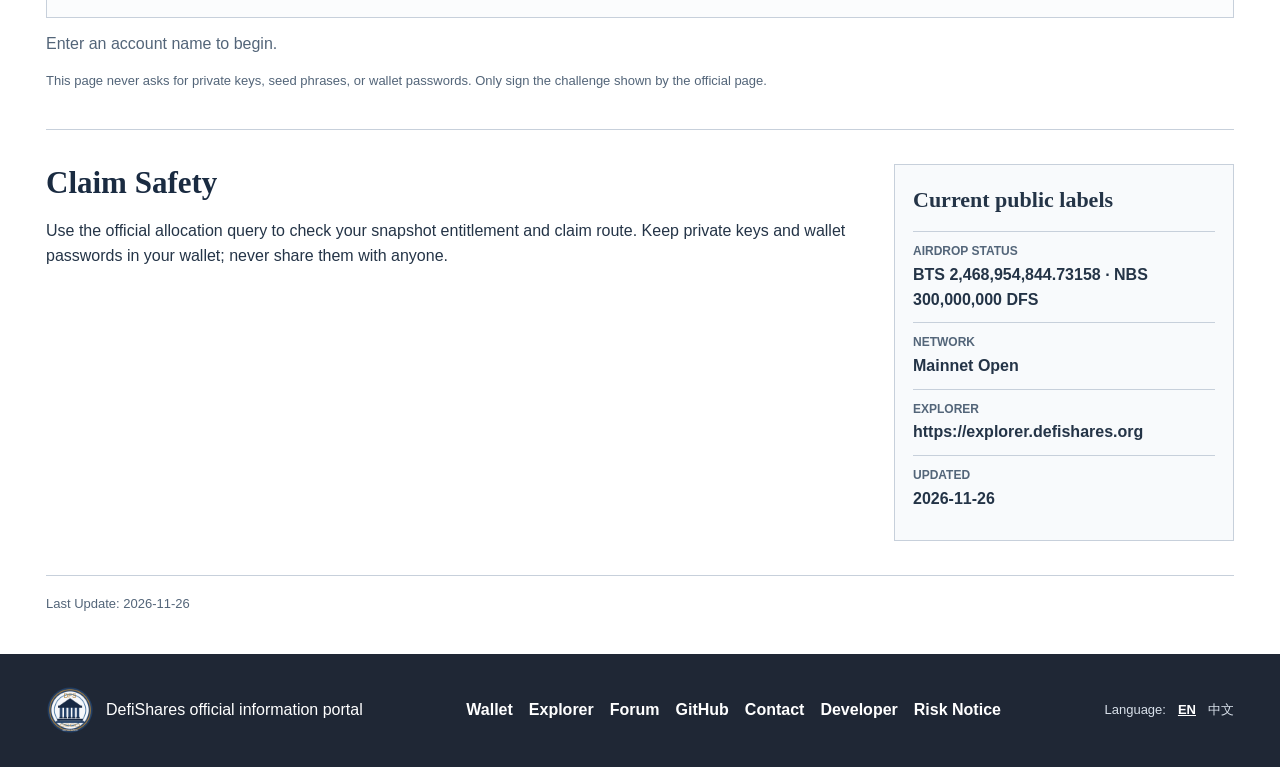
<file: airdrop.html>
<!doctype html>
<html lang="zh-CN">
  <head>
    <meta charset="utf-8" />
    <meta name="viewport" content="width=device-width, initial-scale=1" />
    <title>Airdrop - DefiShares Official Information Portal</title>
    <meta name="description" content="DefiShares airdrop information page." />
    <link rel="icon" href="./assets/defishares-seal.png" />
    <link rel="stylesheet" href="./styles.css?v=5" />
  </head>
  <body data-page="airdrop">
    <script src="./site-config.js?v=11"></script>
    <script src="./pages-data.js?v=7"></script>
    <script src="./render-page.js?v=11"></script>
    <script src="./script.js?v=14"></script>
    <script src="./airdrop-rules.js?v=5"></script>
    <script src="./airdrop.js?v=8"></script>
  </body>
</html>
</file>
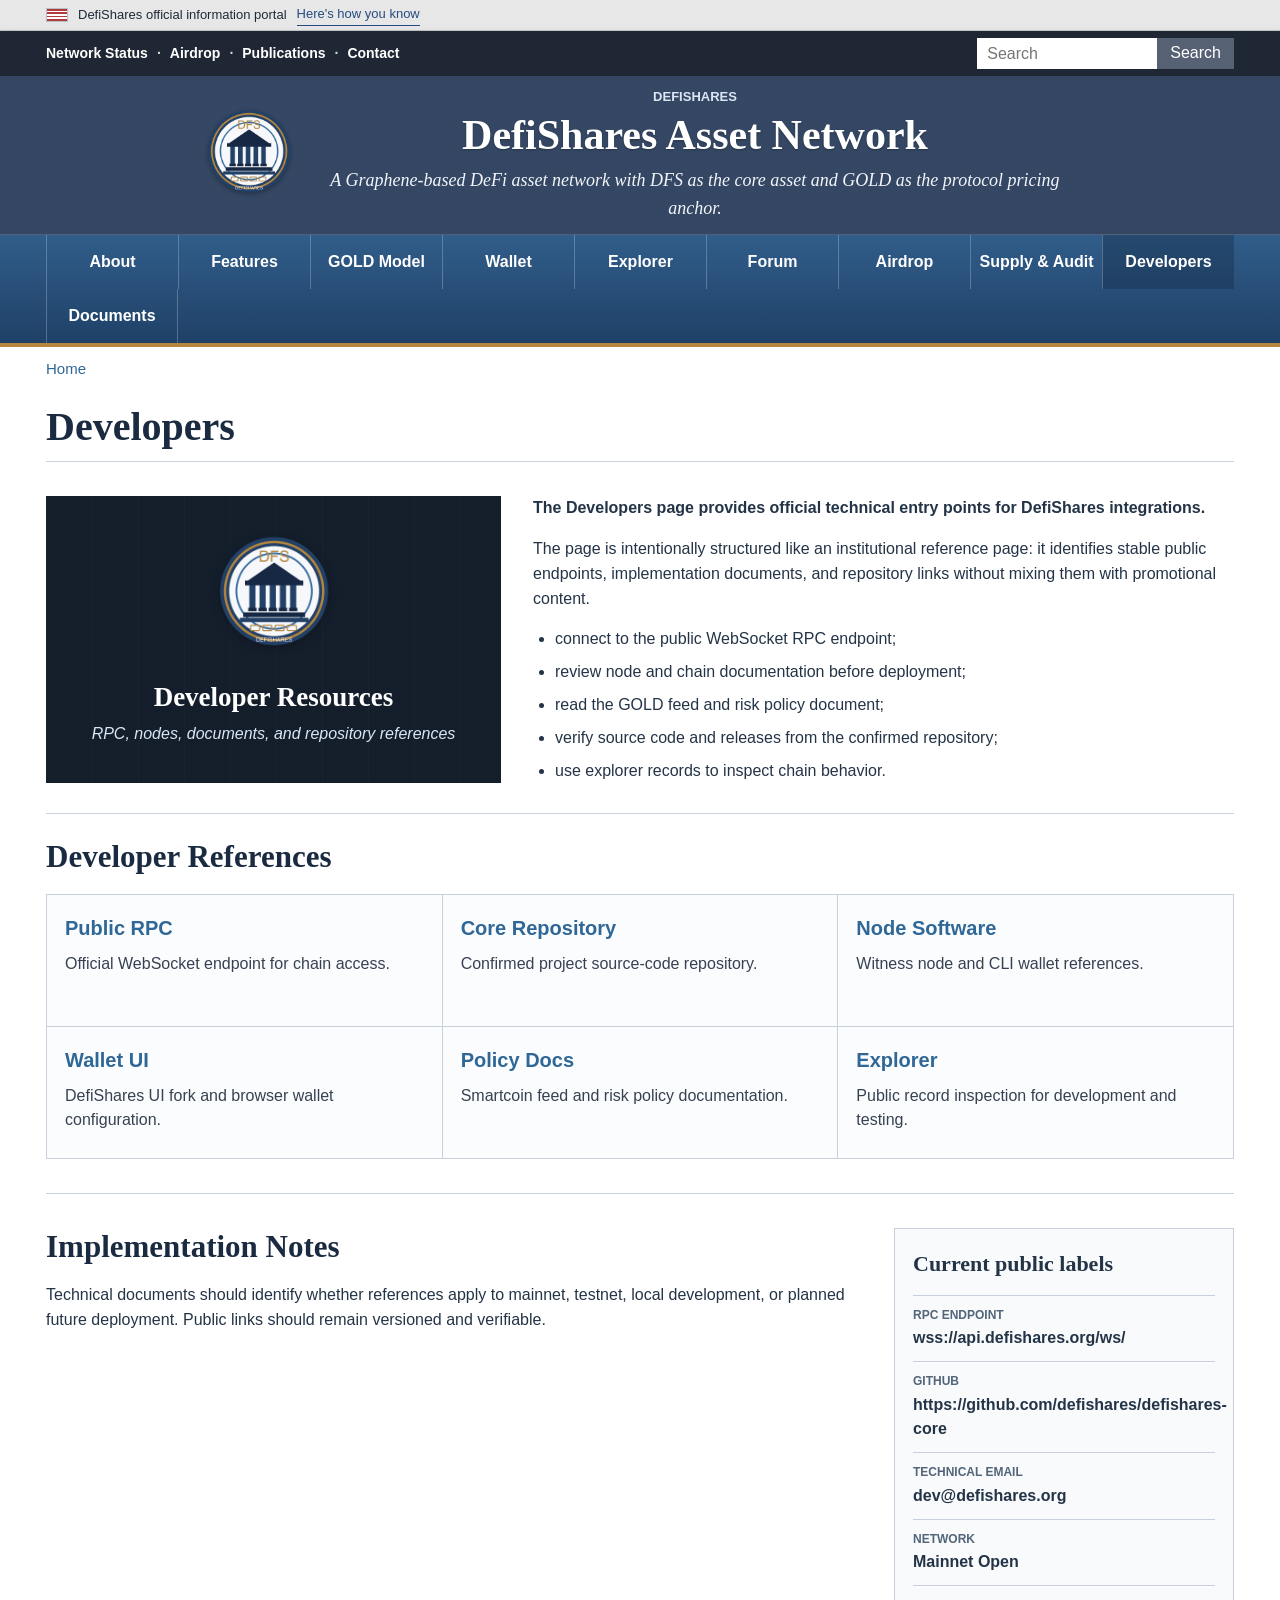
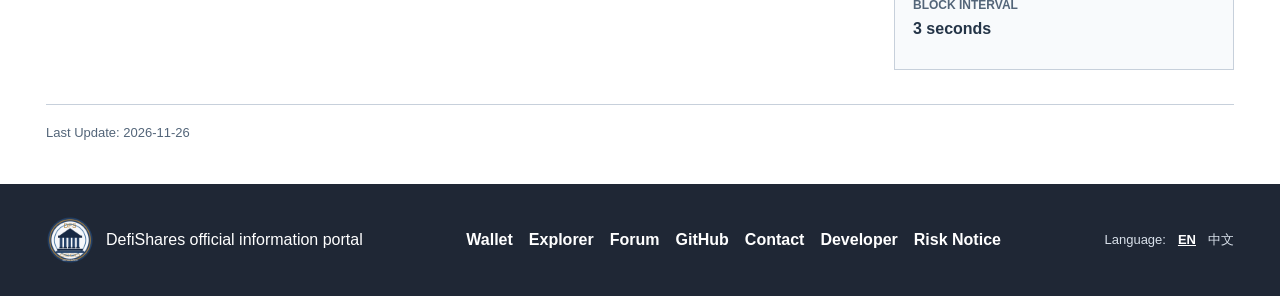
<file: developers.html>
<!doctype html>
<html lang="zh-CN">
  <head>
    <meta charset="utf-8" />
    <meta name="viewport" content="width=device-width, initial-scale=1" />
    <title>Developers - DefiShares Official Information Portal</title>
    <meta name="description" content="DefiShares developer and node reference page." />
    <link rel="icon" href="./assets/defishares-seal.png" />
    <link rel="stylesheet" href="./styles.css?v=3" />
  </head>
  <body data-page="developers">
    <script src="./site-config.js?v=11"></script>
    <script src="./pages-data.js?v=7"></script>
    <script src="./render-page.js?v=11"></script>
    <script src="./script.js?v=14"></script>
  </body>
</html>
</file>
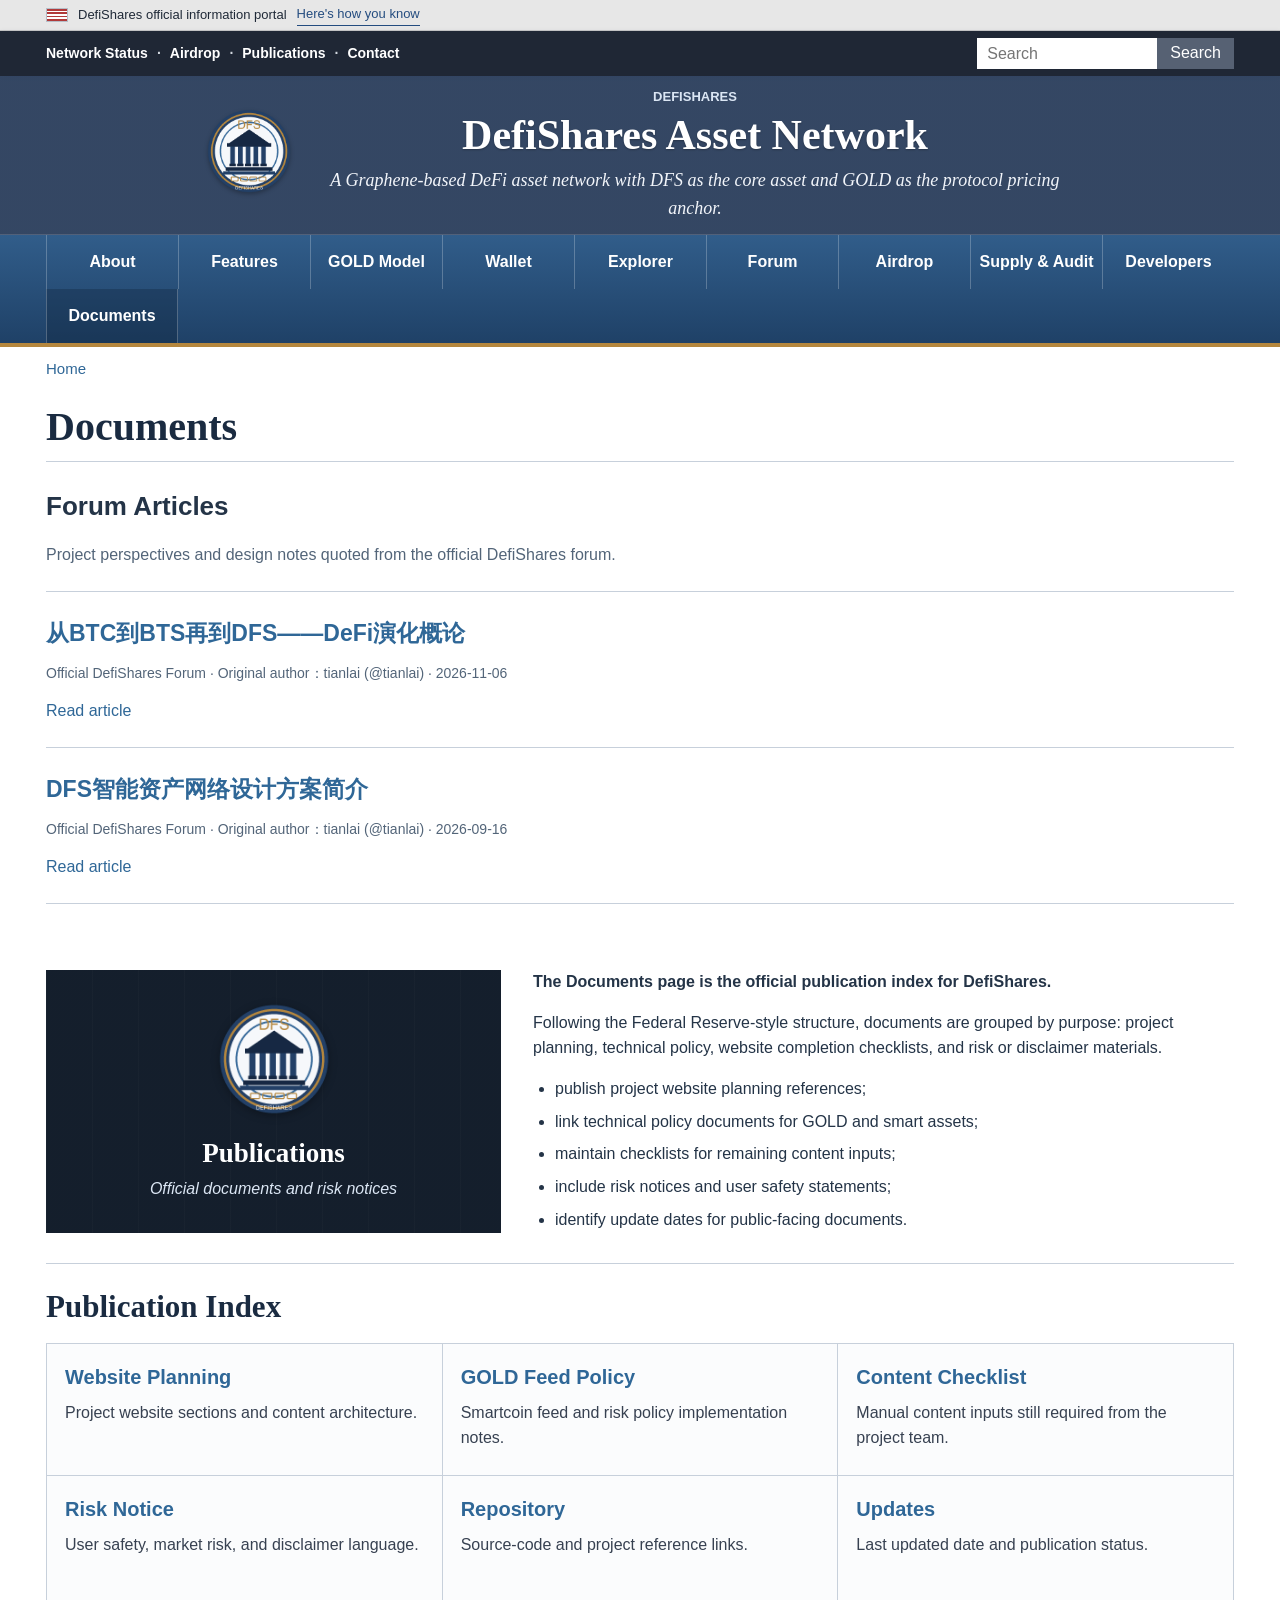
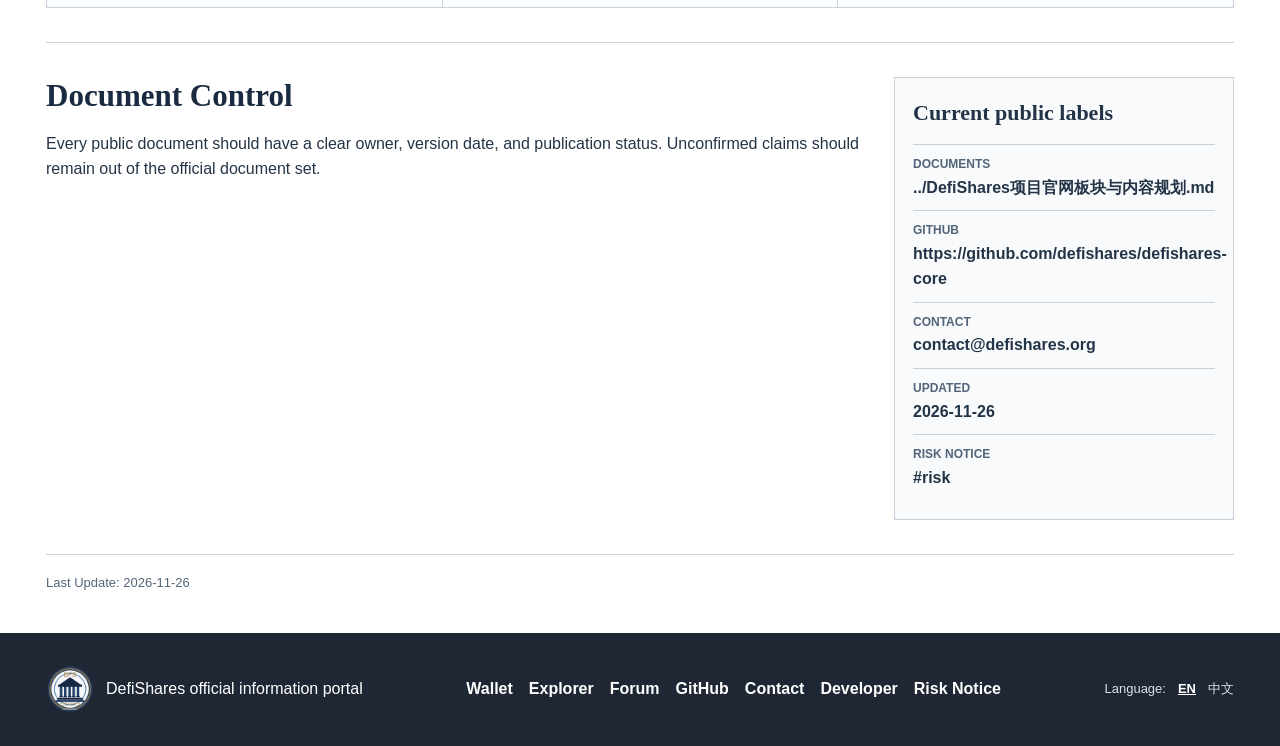
<file: documents.html>
<!doctype html>
<html lang="zh-CN">
  <head>
    <meta charset="utf-8" />
    <meta name="viewport" content="width=device-width, initial-scale=1" />
    <title>Documents - DefiShares Official Information Portal</title>
    <meta name="description" content="DefiShares documents, publications, and notices." />
    <link rel="icon" href="./assets/defishares-seal.png" />
    <link rel="stylesheet" href="./styles.css?v=3" />
  </head>
  <body data-page="documents">
    <script src="./site-config.js?v=11"></script>
    <script src="./pages-data.js?v=7"></script>
    <script src="./forum-articles.js?v=1"></script>
    <script src="./render-page.js?v=11"></script>
    <script src="./script.js?v=14"></script>
  </body>
</html>
</file>
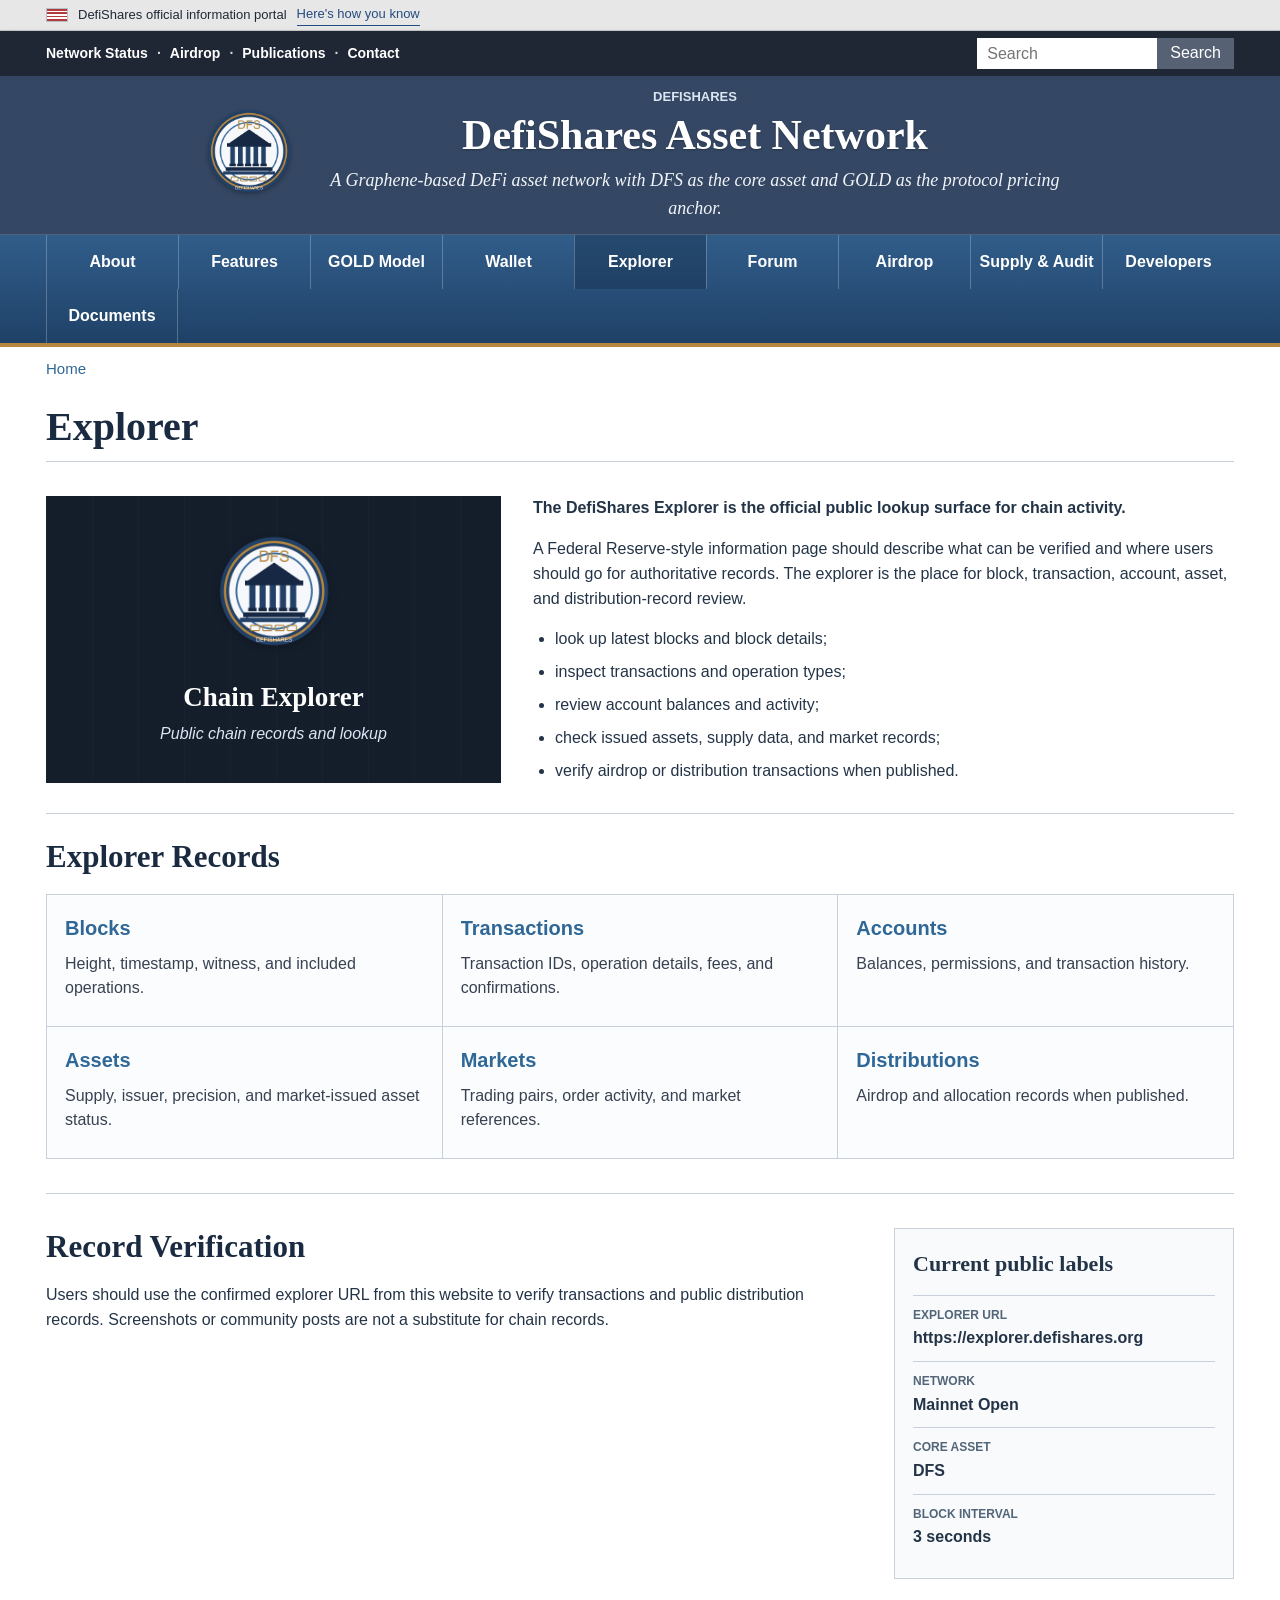
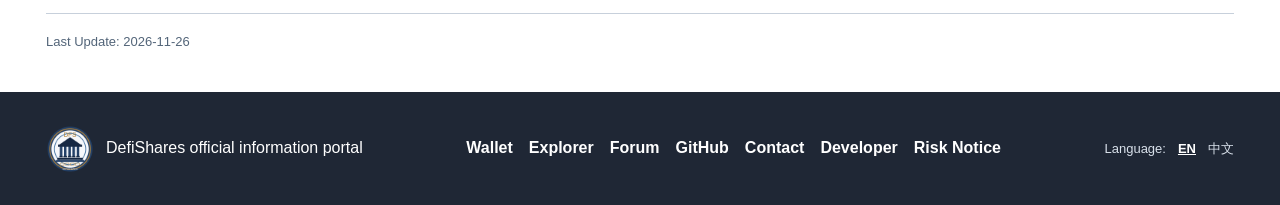
<file: explorer.html>
<!doctype html>
<html lang="zh-CN">
  <head>
    <meta charset="utf-8" />
    <meta name="viewport" content="width=device-width, initial-scale=1" />
    <title>Explorer - DefiShares Official Information Portal</title>
    <meta name="description" content="Official DefiShares blockchain explorer page." />
    <link rel="icon" href="./assets/defishares-seal.png" />
    <link rel="stylesheet" href="./styles.css?v=3" />
  </head>
  <body data-page="explorer">
    <script src="./site-config.js?v=11"></script>
    <script src="./pages-data.js?v=7"></script>
    <script src="./render-page.js?v=11"></script>
    <script src="./script.js?v=14"></script>
  </body>
</html>
</file>
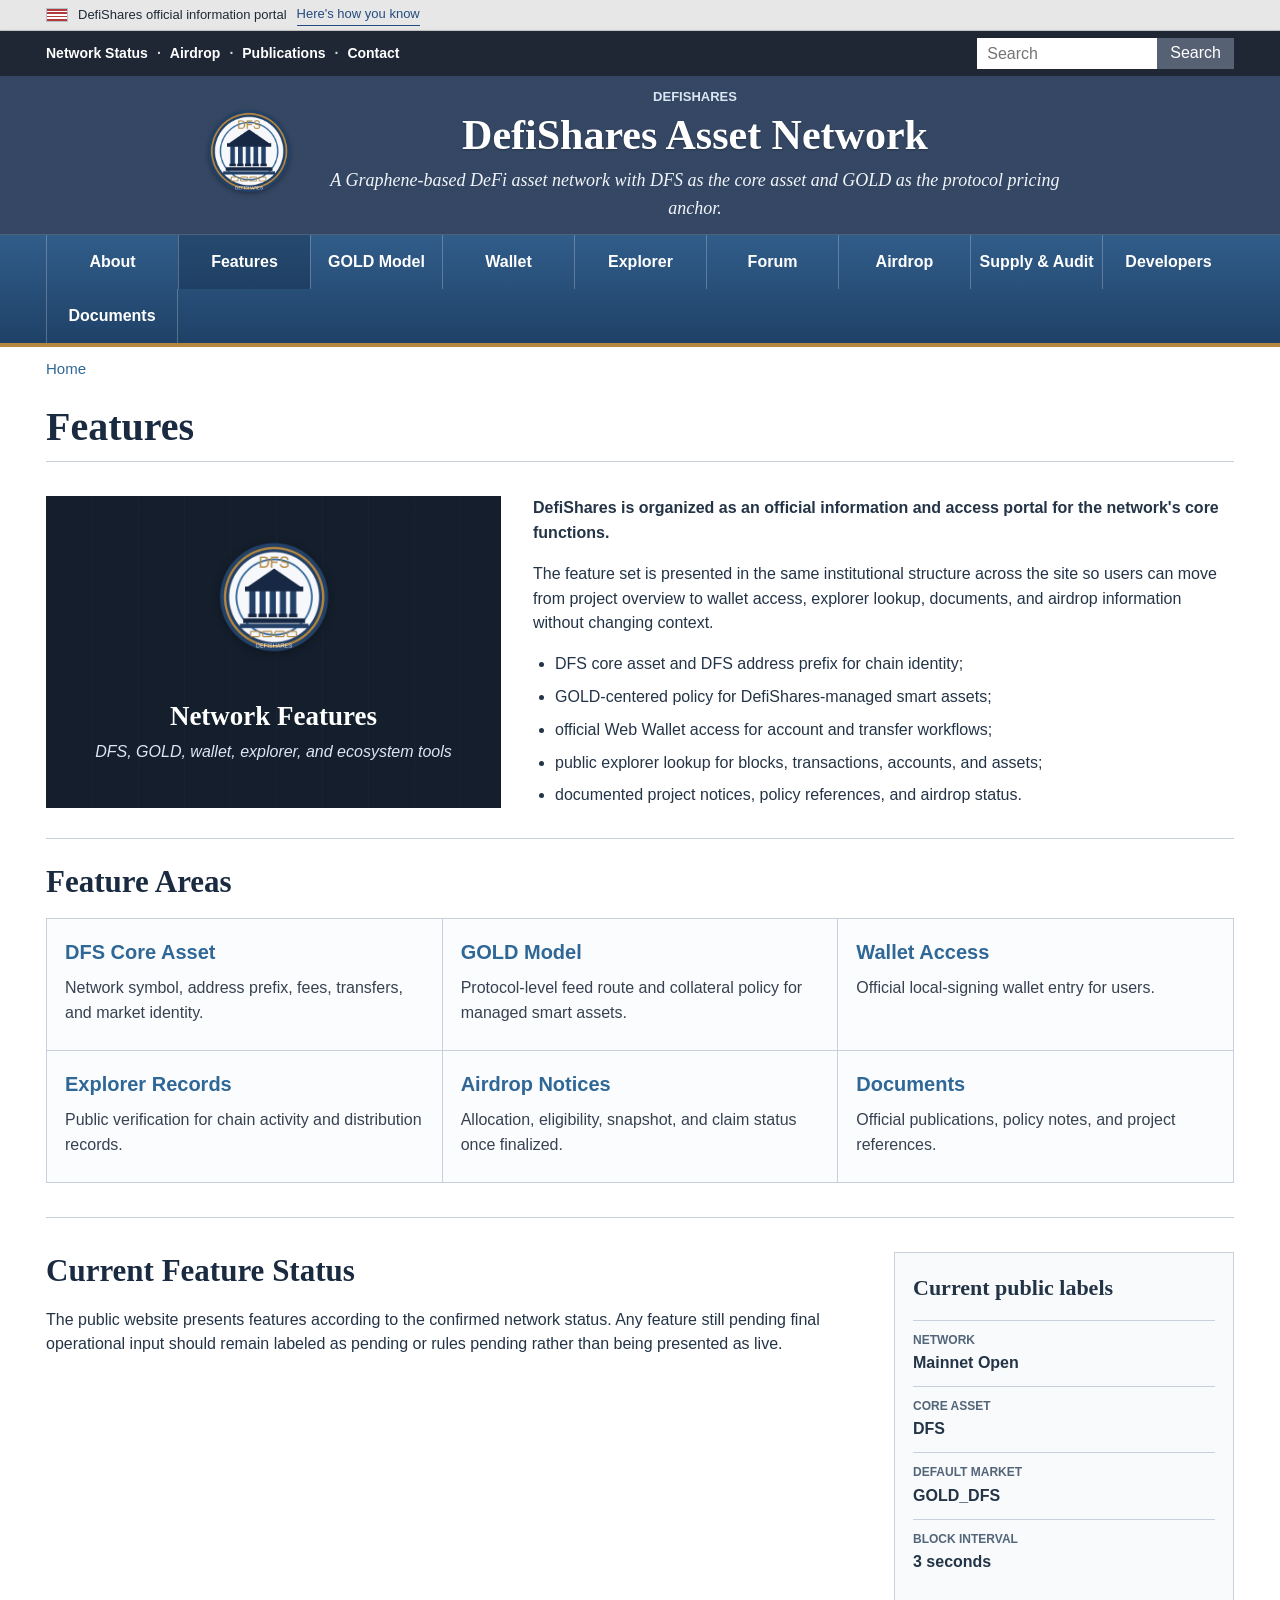
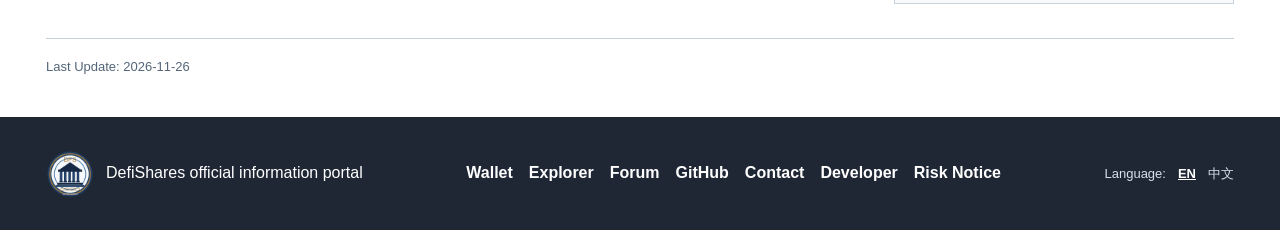
<file: features.html>
<!doctype html>
<html lang="zh-CN">
  <head>
    <meta charset="utf-8" />
    <meta name="viewport" content="width=device-width, initial-scale=1" />
    <title>Features - DefiShares Official Information Portal</title>
    <meta name="description" content="DefiShares official feature overview." />
    <link rel="icon" href="./assets/defishares-seal.png" />
    <link rel="stylesheet" href="./styles.css?v=3" />
  </head>
  <body data-page="features">
    <script src="./site-config.js?v=11"></script>
    <script src="./pages-data.js?v=7"></script>
    <script src="./render-page.js?v=11"></script>
    <script src="./script.js?v=14"></script>
  </body>
</html>
</file>
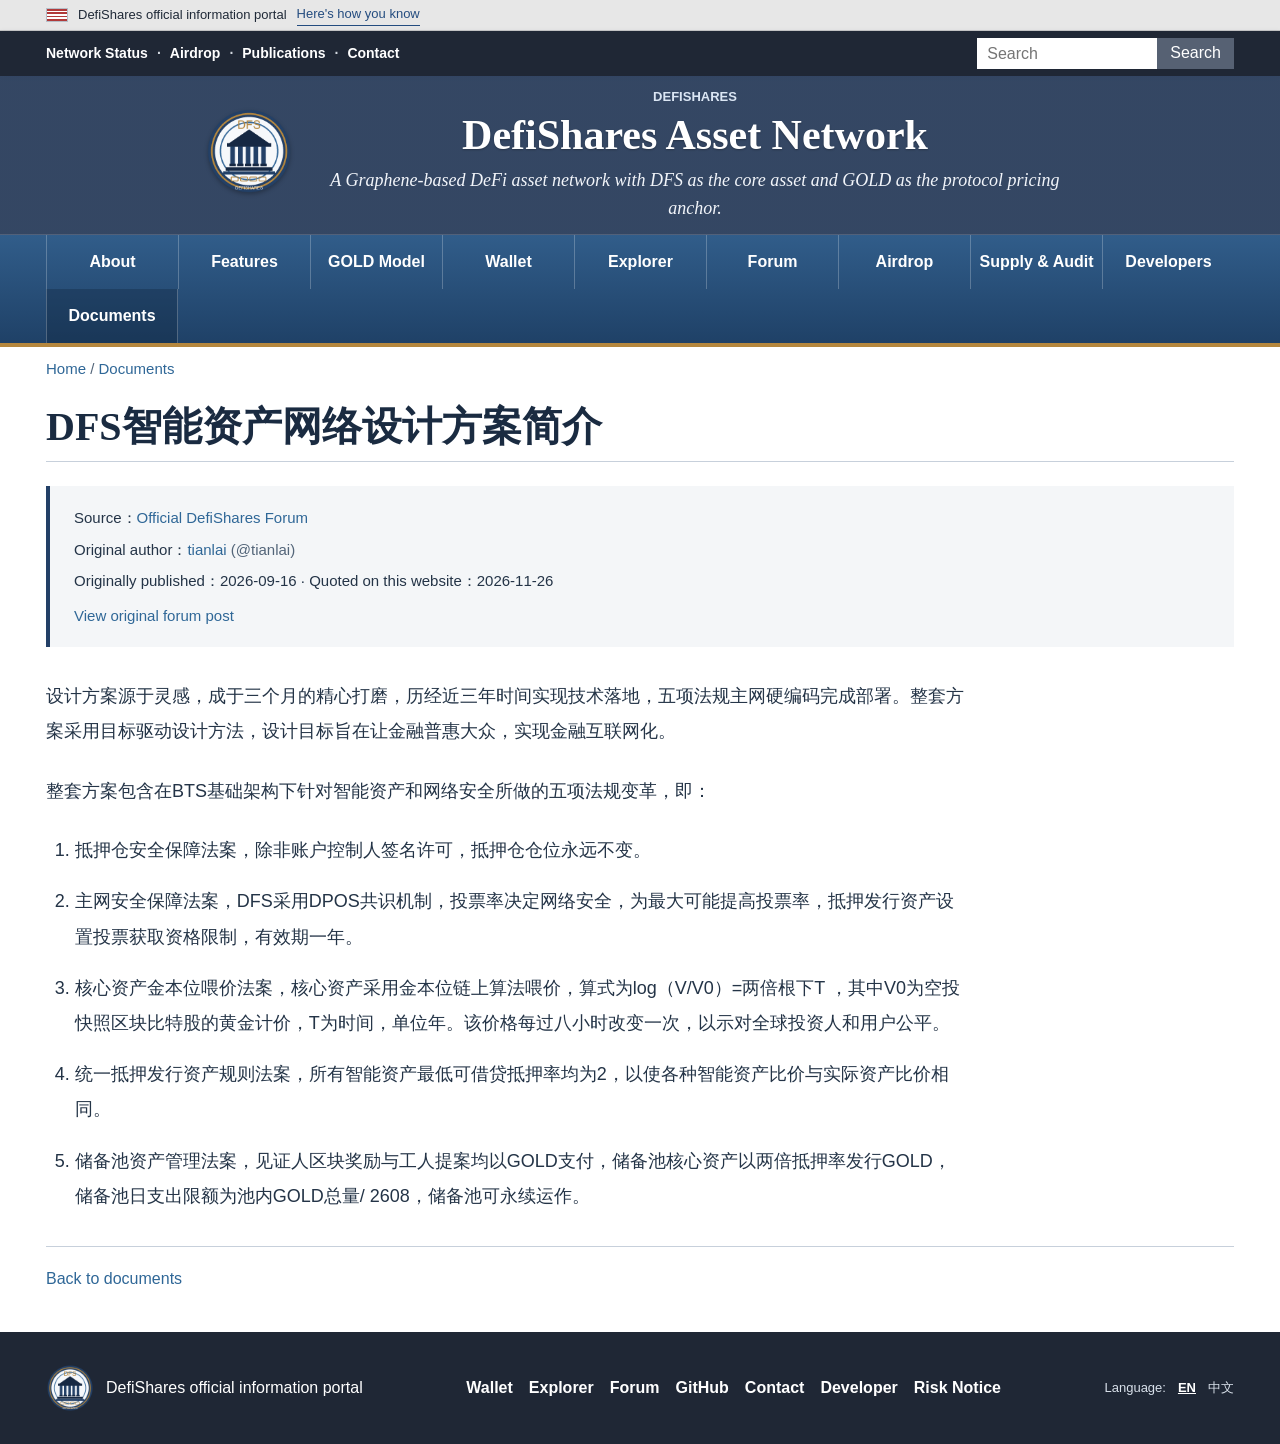
<file: forum-30.html>
<!doctype html>
<html lang="zh-CN">
  <head>
    <meta charset="utf-8" />
    <meta name="viewport" content="width=device-width, initial-scale=1" />
    <title>DFS智能资产网络设计方案简介 - DefiShares</title>
    <meta name="description" content="引用自 DefiShares 官方论坛，原作者 tianlai。" />
    <link rel="icon" href="./assets/defishares-seal.png" />
    <link rel="stylesheet" href="./styles.css?v=3" />
  </head>
  <body data-page="forum-30">
    <script src="./site-config.js?v=11"></script>
    <script src="./pages-data.js?v=7"></script>
    <script src="./forum-articles.js?v=1"></script>
    <script src="./render-page.js?v=11"></script>
    <script src="./script.js?v=14"></script>
  </body>
</html>
</file>
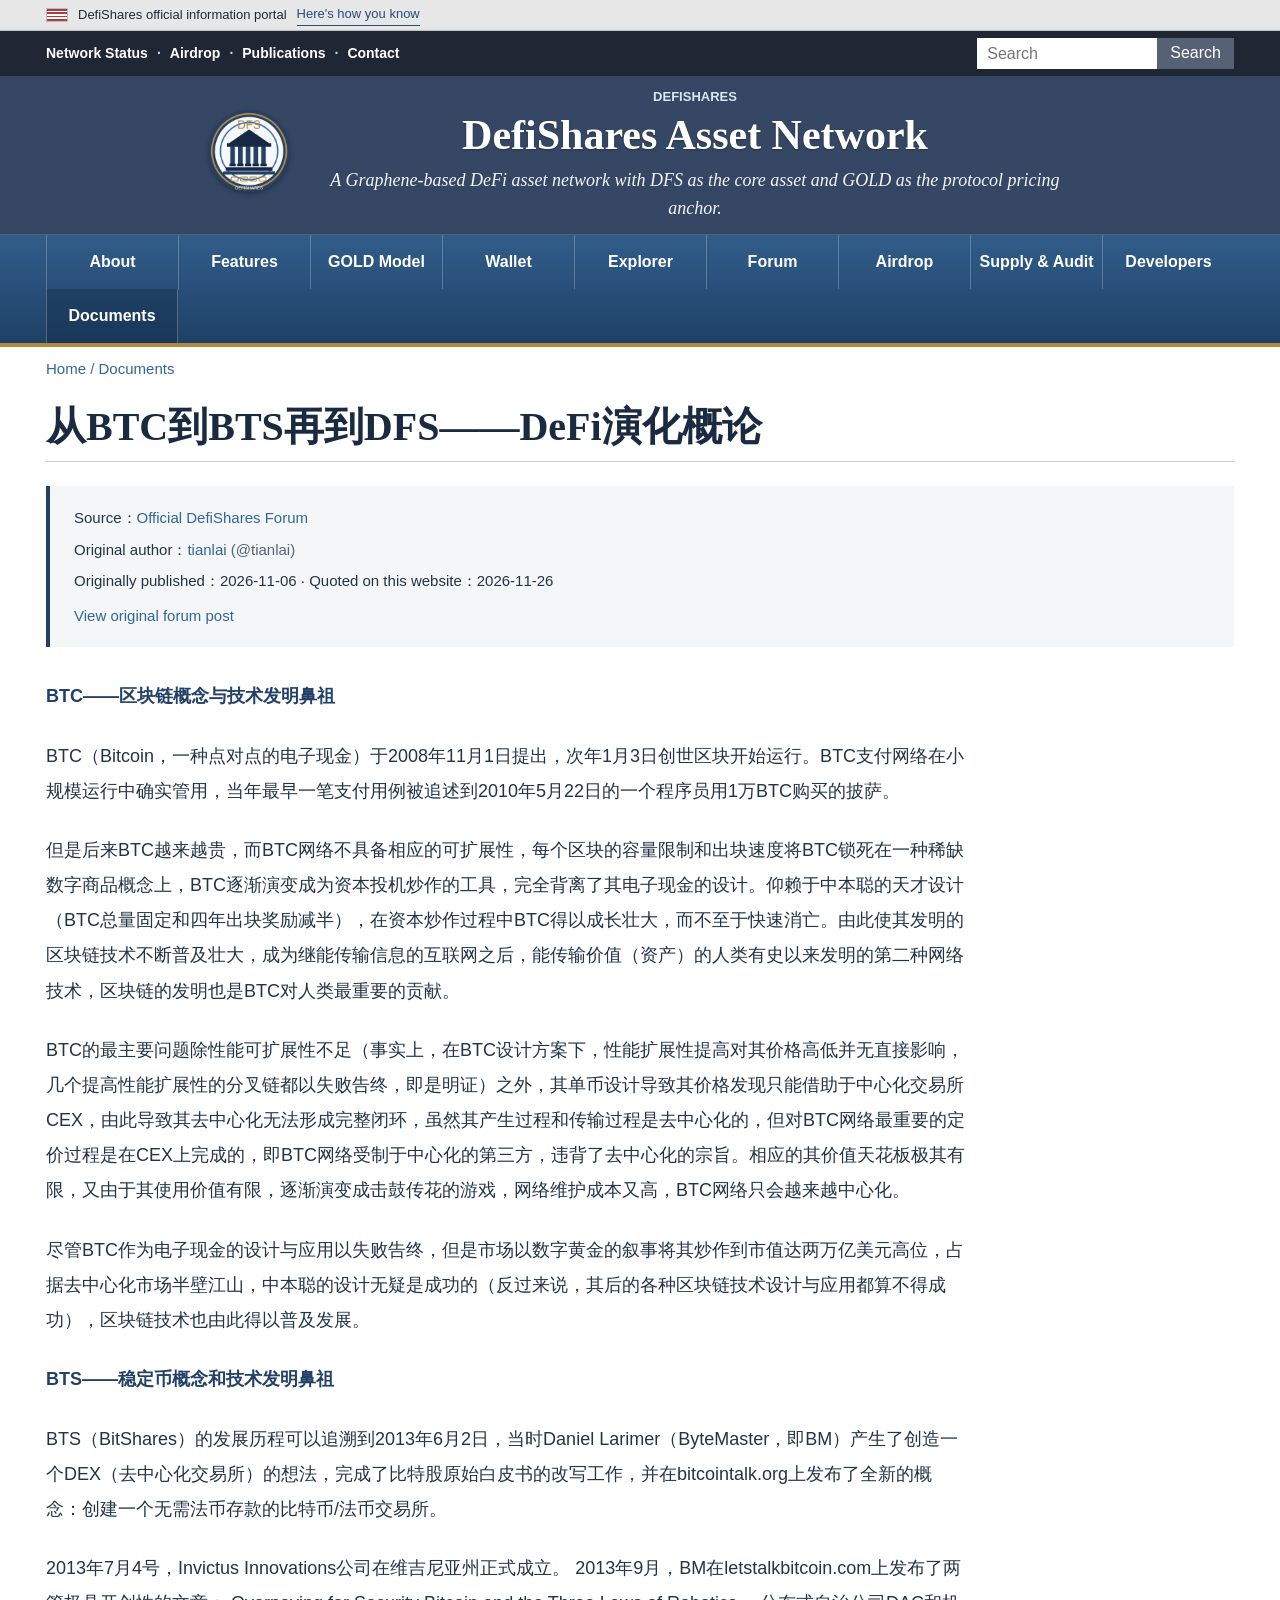
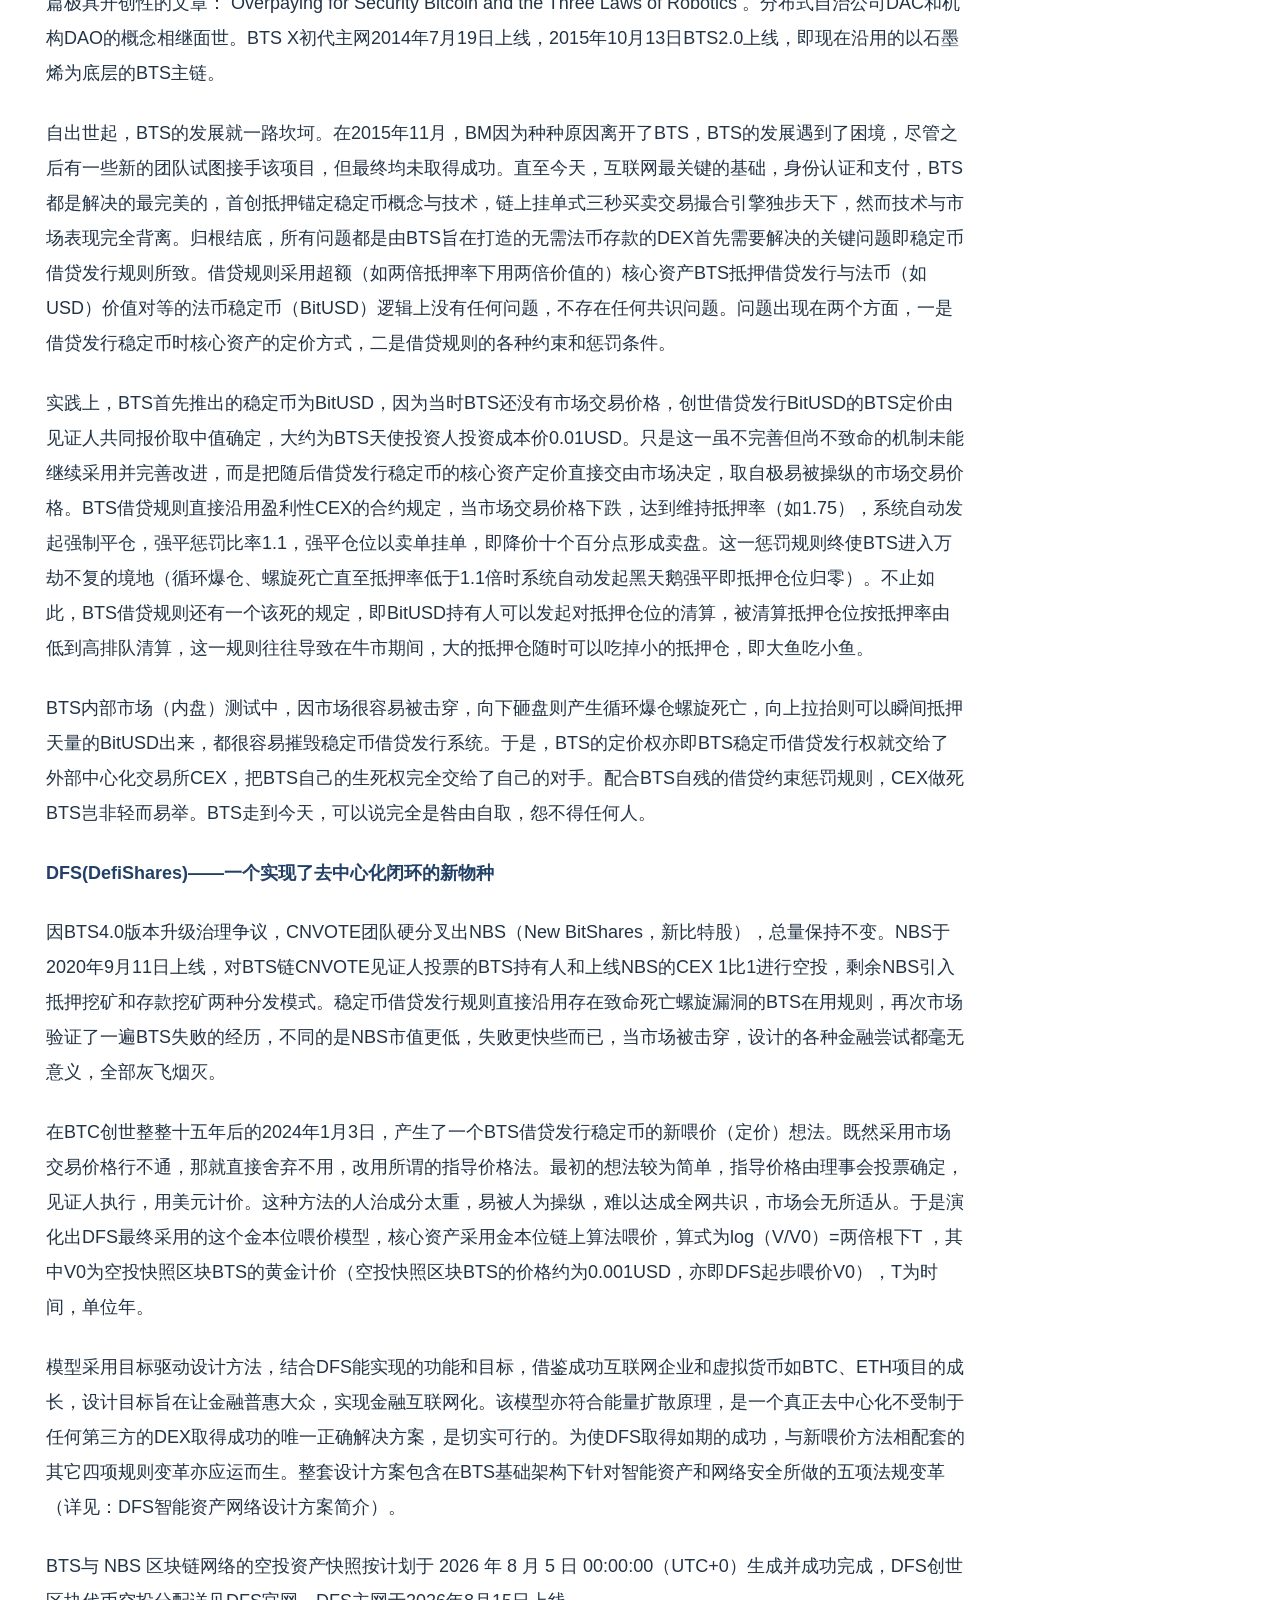
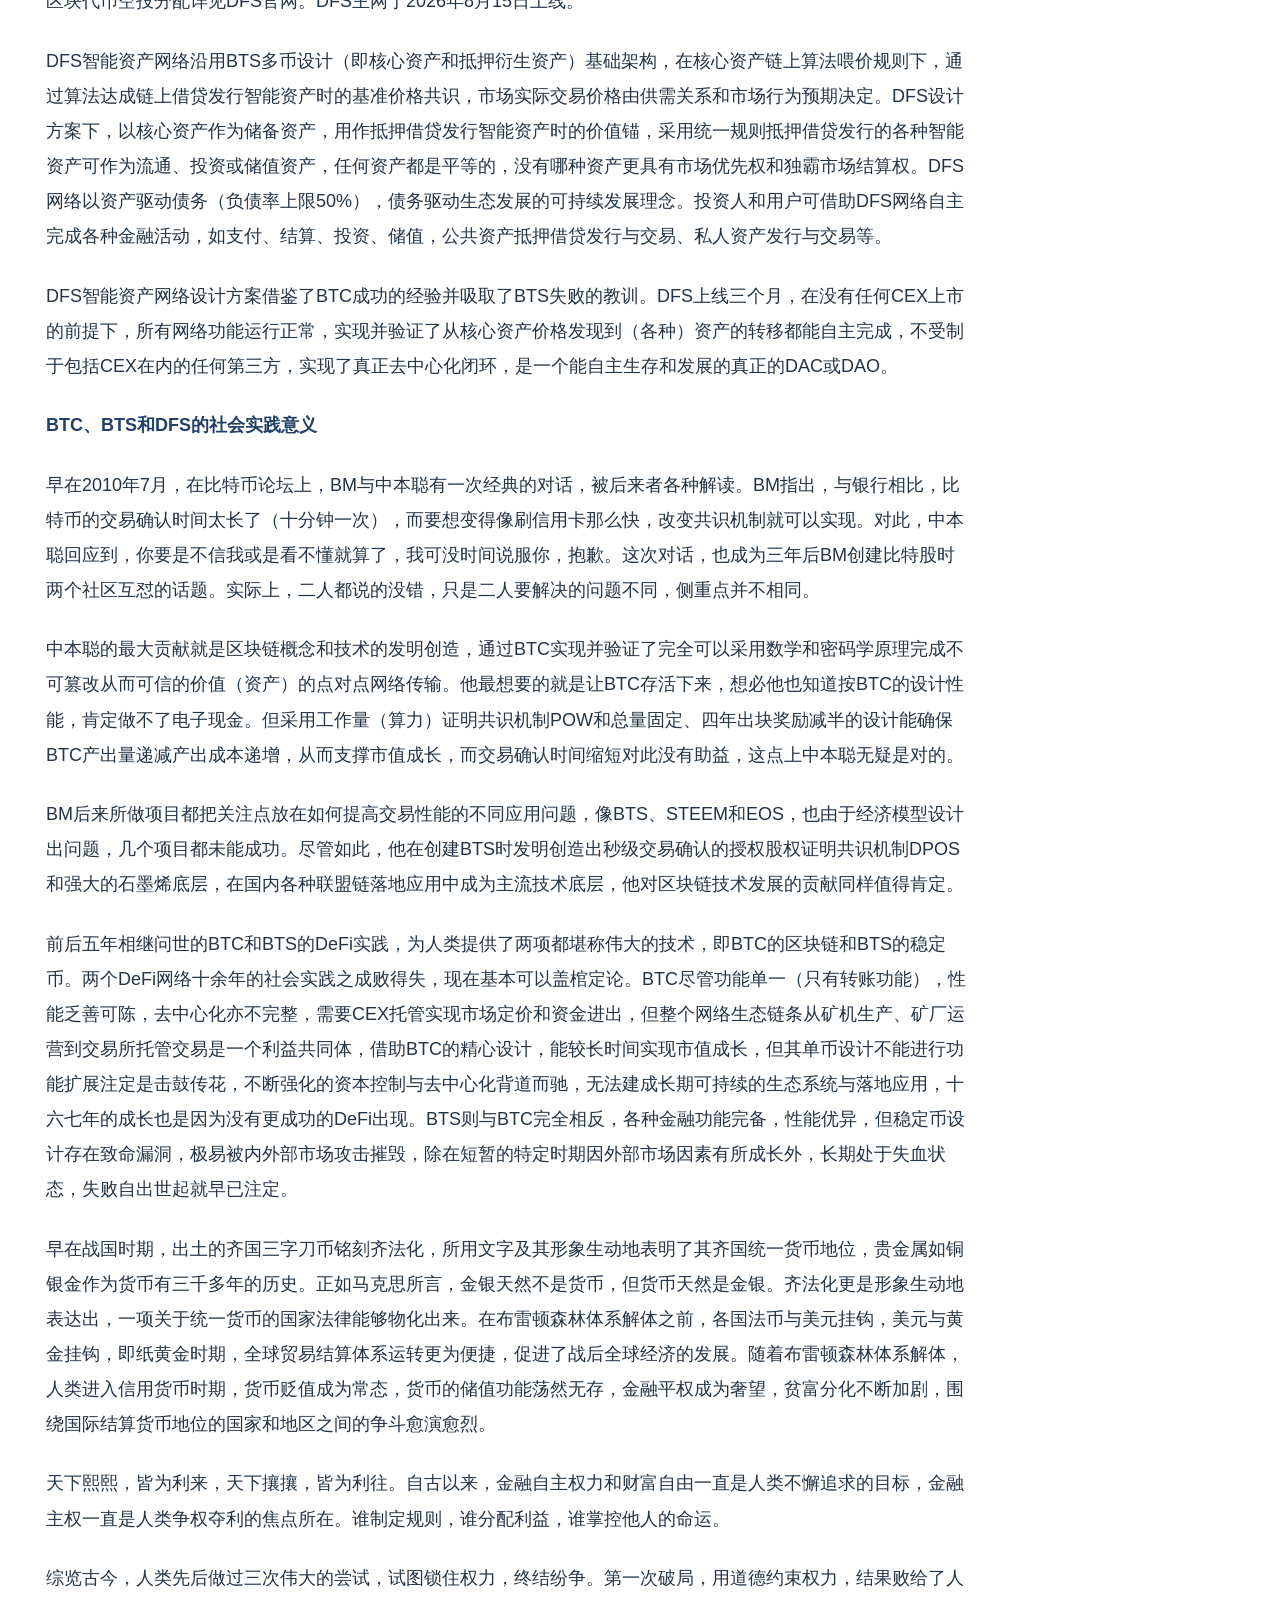
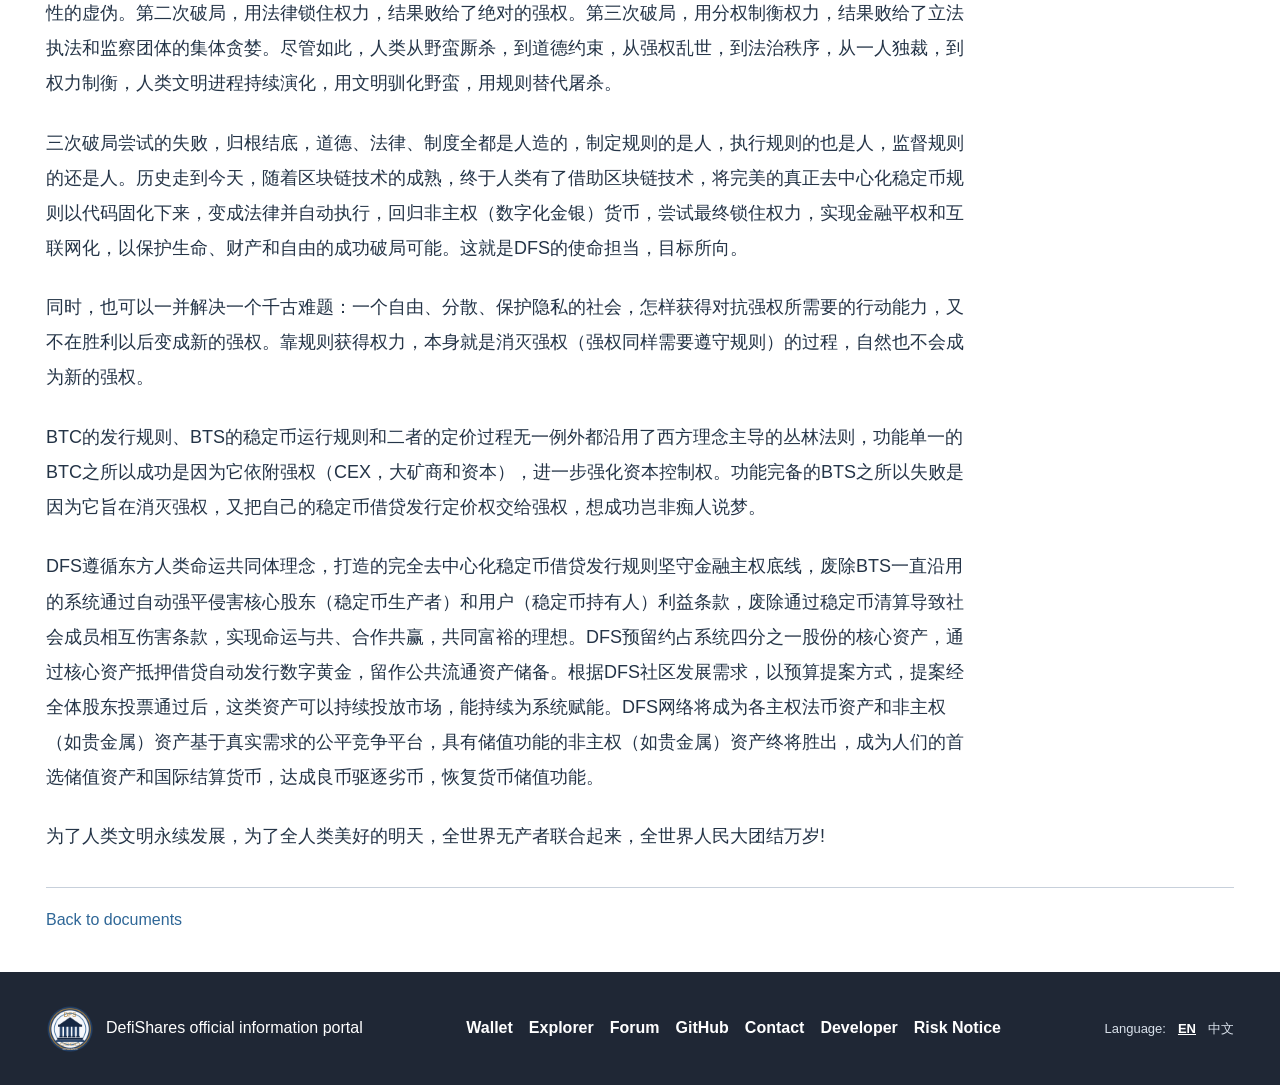
<file: forum-32.html>
<!doctype html>
<html lang="zh-CN">
  <head>
    <meta charset="utf-8" />
    <meta name="viewport" content="width=device-width, initial-scale=1" />
    <title>从BTC到BTS再到DFS——DeFi演化概论 - DefiShares</title>
    <meta name="description" content="引用自 DefiShares 官方论坛，原作者 tianlai。" />
    <link rel="icon" href="./assets/defishares-seal.png" />
    <link rel="stylesheet" href="./styles.css?v=3" />
  </head>
  <body data-page="forum-32">
    <script src="./site-config.js?v=11"></script>
    <script src="./pages-data.js?v=7"></script>
    <script src="./forum-articles.js?v=1"></script>
    <script src="./render-page.js?v=11"></script>
    <script src="./script.js?v=14"></script>
  </body>
</html>
</file>
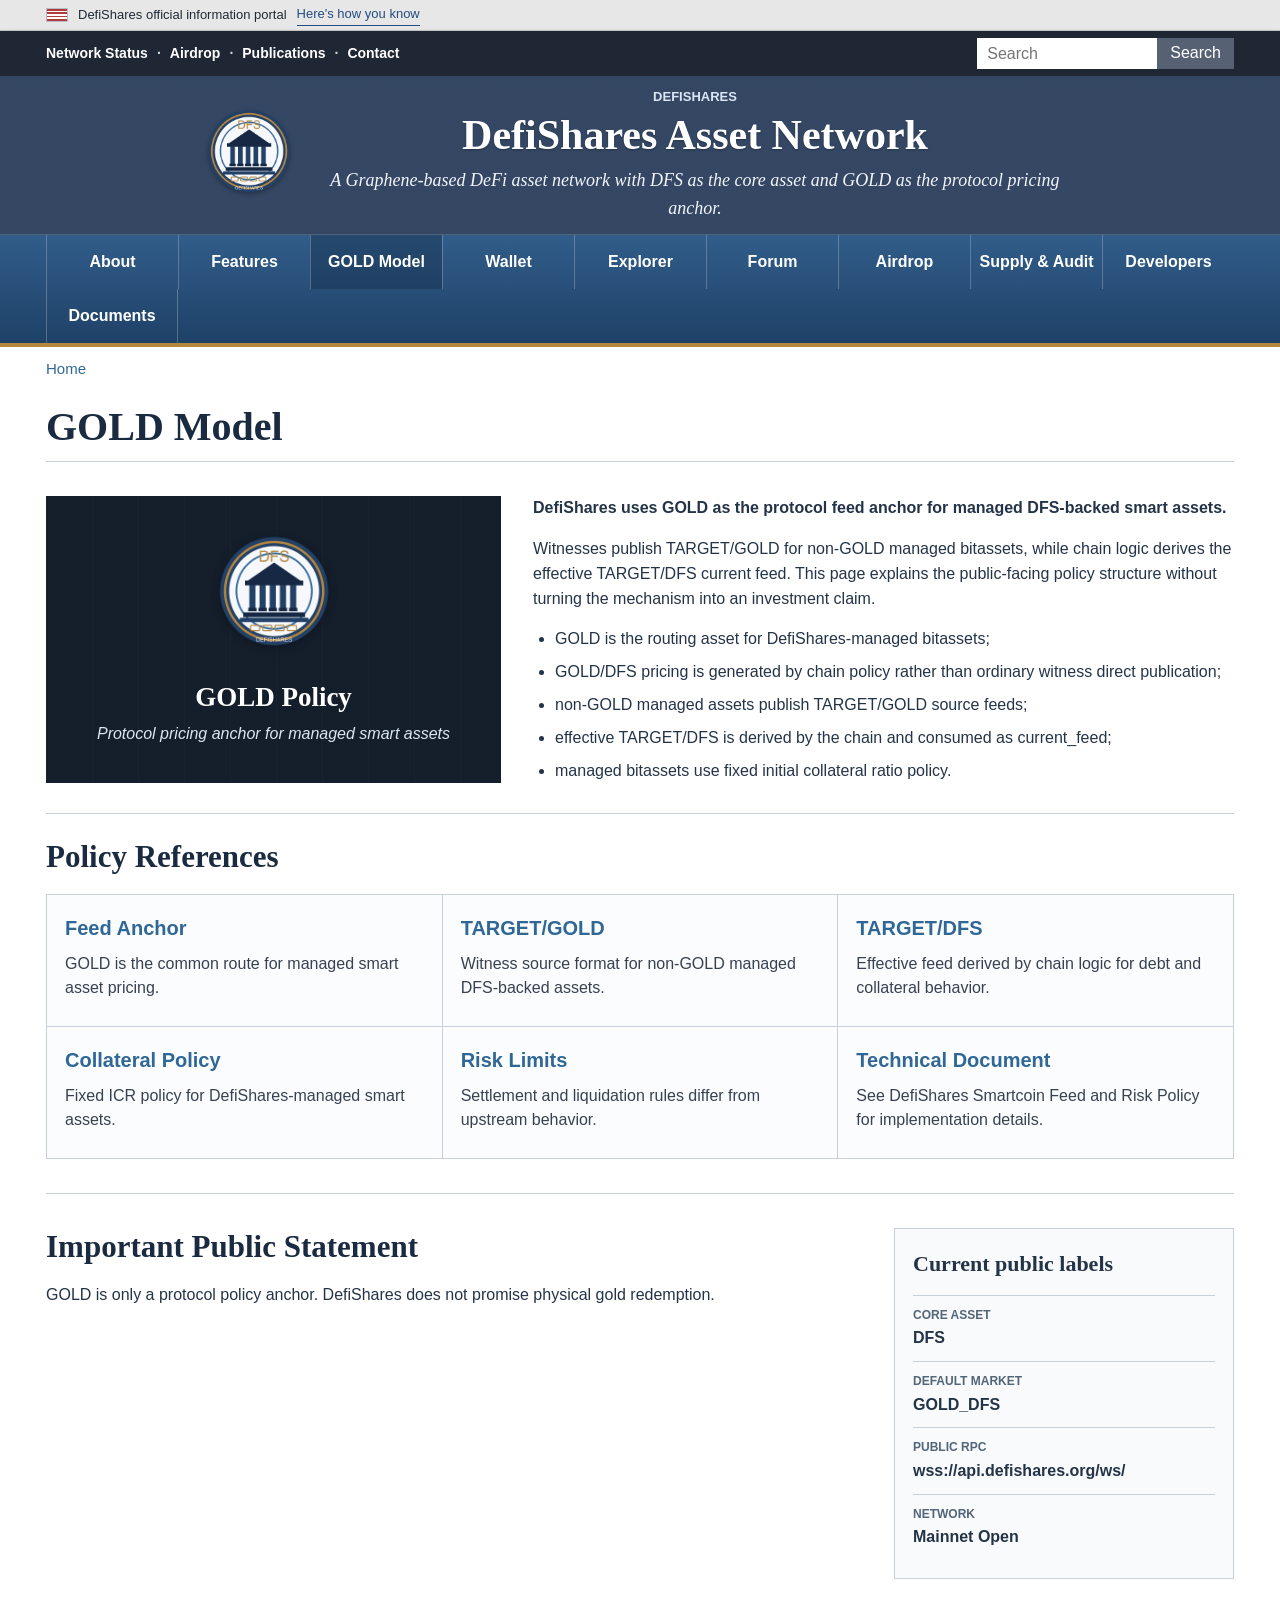
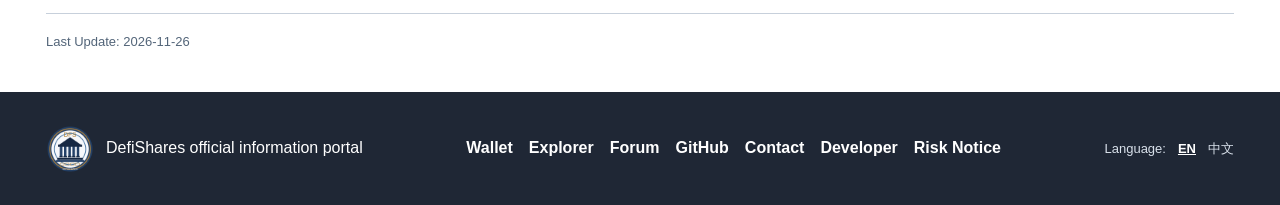
<file: gold.html>
<!doctype html>
<html lang="zh-CN">
  <head>
    <meta charset="utf-8" />
    <meta name="viewport" content="width=device-width, initial-scale=1" />
    <title>GOLD Model - DefiShares Official Information Portal</title>
    <meta name="description" content="DefiShares GOLD-centered feed and smart asset policy." />
    <link rel="icon" href="./assets/defishares-seal.png" />
    <link rel="stylesheet" href="./styles.css?v=3" />
  </head>
  <body data-page="gold">
    <script src="./site-config.js?v=11"></script>
    <script src="./pages-data.js?v=7"></script>
    <script src="./render-page.js?v=11"></script>
    <script src="./script.js?v=14"></script>
  </body>
</html>
</file>
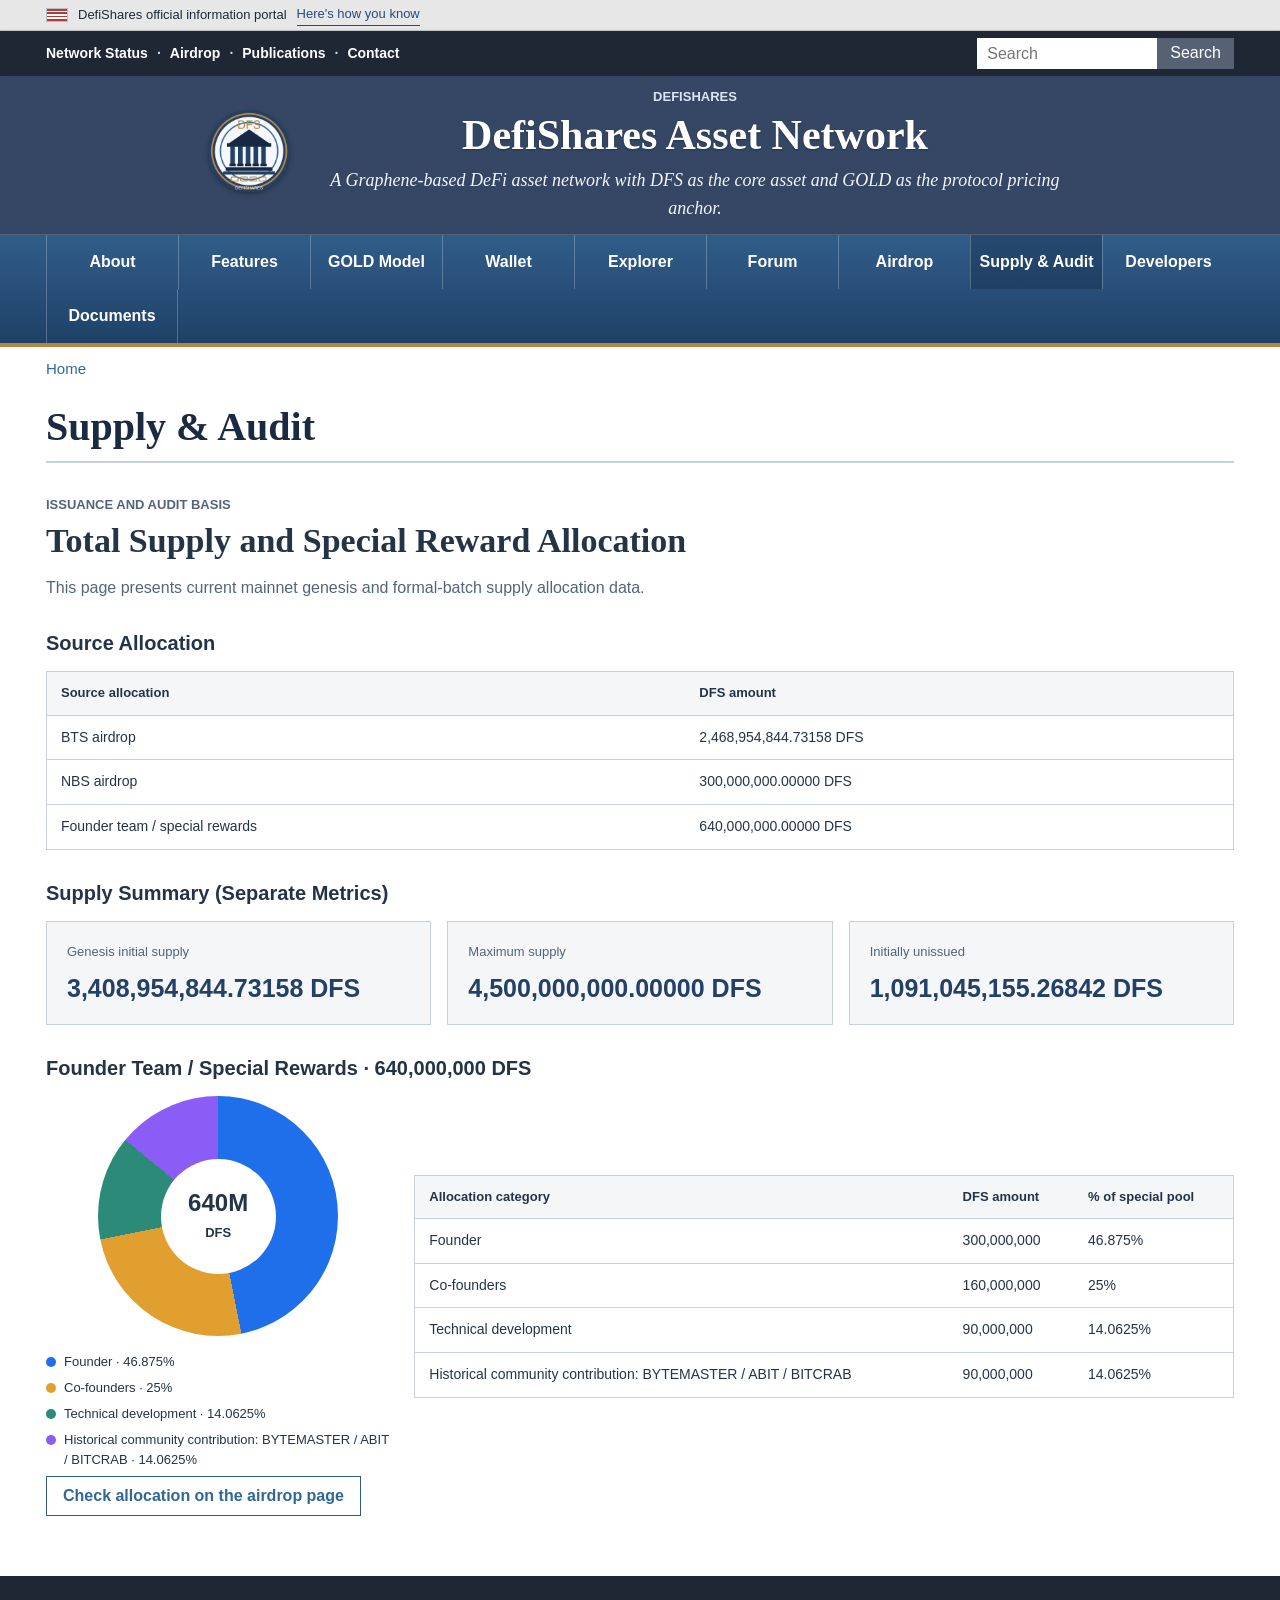
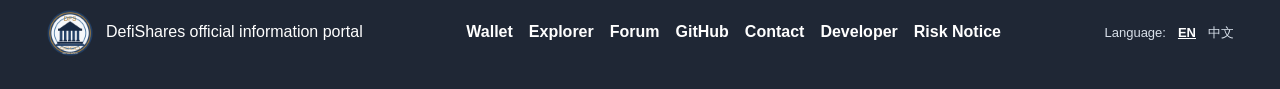
<file: supply.html>
<!doctype html>
<html lang="zh-CN">
  <head>
    <meta charset="utf-8" />
    <meta name="viewport" content="width=device-width, initial-scale=1" />
    <title>Supply &amp; Audit - DefiShares Official Information Portal</title>
    <meta name="description" content="DefiShares supply allocation, genesis, special rewards, and audit basis." />
    <link rel="icon" href="./assets/defishares-seal.png" />
    <link rel="stylesheet" href="./styles.css?v=5" />
  </head>
  <body data-page="supply">
    <script src="./site-config.js?v=11"></script>
    <script src="./pages-data.js?v=7"></script>
    <script src="./render-page.js?v=11"></script>
    <script src="./script.js?v=14"></script>
    <script src="./supply-details.js?v=5"></script>
  </body>
</html>
</file>
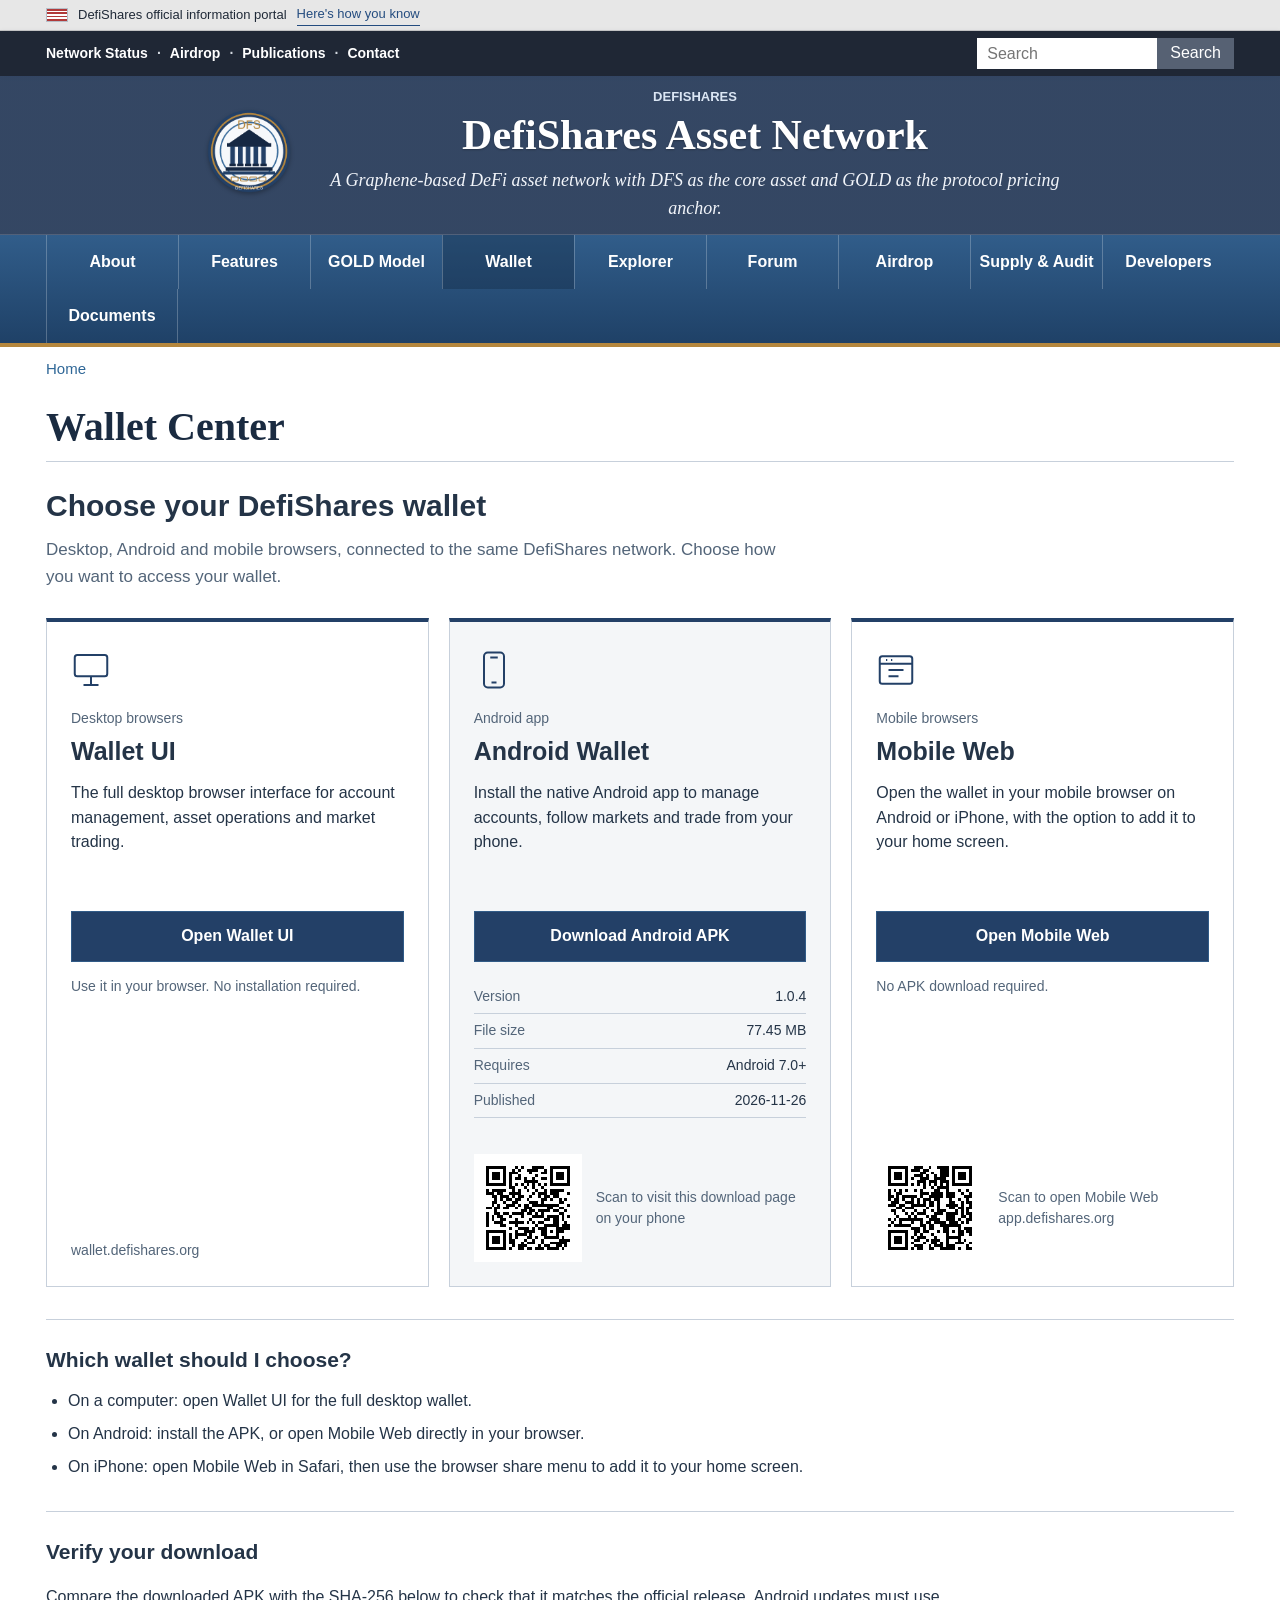
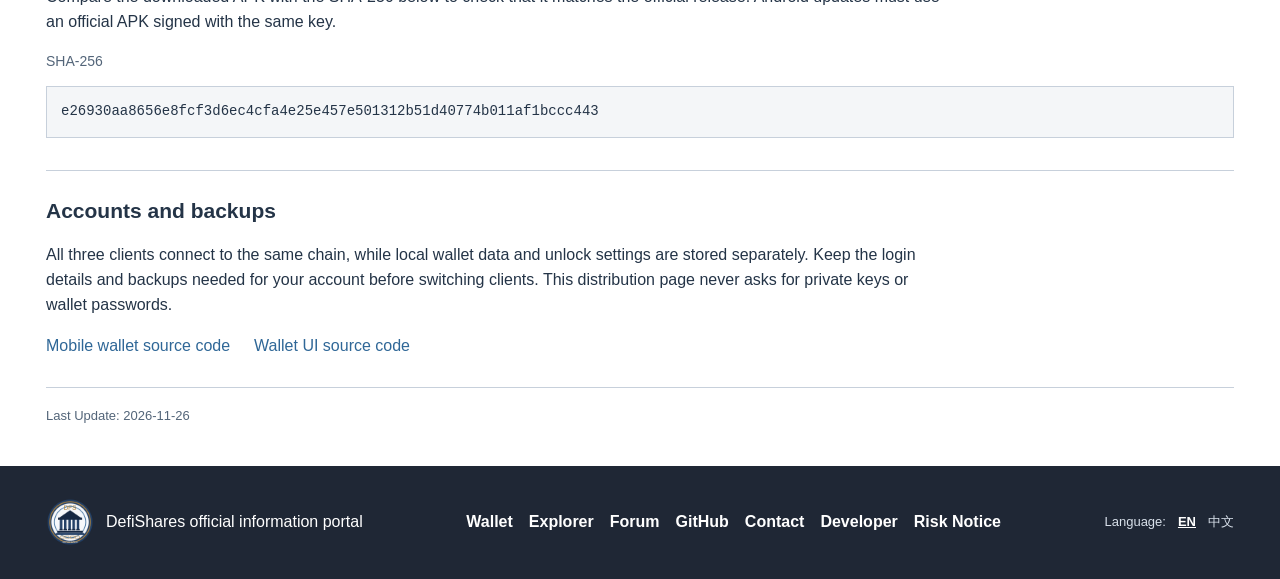
<file: wallet.html>
<!doctype html>
<html lang="zh-CN">
  <head>
    <meta charset="utf-8" />
    <meta name="viewport" content="width=device-width, initial-scale=1" />
    <title>Wallet Center - DefiShares Official Information Portal</title>
    <meta name="description" content="Official DefiShares wallets for desktop browsers, Android and mobile browsers." />
    <link rel="icon" href="./assets/defishares-seal.png" />
    <link rel="stylesheet" href="./styles.css?v=3" />
  </head>
  <body data-page="wallet">
    <script src="./site-config.js?v=11"></script>
    <script src="./pages-data.js?v=7"></script>
    <script src="./render-page.js?v=11"></script>
    <script src="./wallet-center.js?v=1"></script>
    <script src="./script.js?v=14"></script>
  </body>
</html>
</file>
<file: styles.css>
:root {
  --ink: #243447;
  --muted: #536579;
  --navy: #1f2f46;
  --blue: #234067;
  --blue-2: #315b87;
  --link: #2f6797;
  --banner: #e7e7e7;
  --paper: #ffffff;
  --wash: #f4f6f8;
  --line: #c7d0db;
  --gold: #b5873e;
  --shadow: 0 2px 6px rgb(31 47 70 / 14%);
}

* {
  box-sizing: border-box;
}

html {
  scroll-behavior: smooth;
}

body {
  margin: 0;
  color: var(--ink);
  background: #6a7c94;
  font-family: Arial, Helvetica, "PingFang SC", "Microsoft YaHei", sans-serif;
  font-size: 16px;
  line-height: 1.55;
}

a {
  color: var(--link);
  text-decoration: none;
}

a:hover,
a:focus {
  text-decoration: underline;
}

button,
input {
  font: inherit;
}

.page-shell {
  width: min(1188px, calc(100% - 48px));
  margin: 0 auto;
}

.sr-only {
  position: absolute;
  width: 1px;
  height: 1px;
  padding: 0;
  margin: -1px;
  overflow: hidden;
  clip: rect(0, 0, 0, 0);
  border: 0;
}

.official-banner {
  color: #1f2937;
  background: var(--banner);
  border-bottom: 1px solid #c6c6c6;
  font-size: 13px;
}

.banner-inner {
  display: flex;
  align-items: center;
  gap: 10px;
  min-height: 30px;
}

.mini-mark {
  width: 22px;
  height: 14px;
  display: inline-block;
  border: 1px solid #b6bec8;
  background:
    linear-gradient(#b13a3a 0 14%, #fff 14% 28%, #b13a3a 28% 42%, #fff 42% 56%, #b13a3a 56% 70%, #fff 70% 84%, #b13a3a 84%),
    linear-gradient(90deg, #315b87 0 42%, transparent 42%);
}

.banner-toggle {
  border: 0;
  background: transparent;
  color: #244c7f;
  border-bottom: 1px solid currentColor;
  padding: 0;
  cursor: pointer;
}

.banner-details {
  padding: 8px 0 12px;
  color: #374151;
}

.site-header {
  background: var(--paper);
}

.utility-bar {
  background: #1f2735;
  color: white;
  box-shadow: var(--shadow);
}

.utility-inner {
  display: flex;
  justify-content: space-between;
  align-items: center;
  min-height: 45px;
  gap: 18px;
}

.utility-inner nav {
  display: flex;
  flex-wrap: wrap;
  gap: 0;
}

.utility-inner nav a {
  color: white;
  font-weight: 700;
  font-size: 14px;
}

.utility-inner nav a + a::before {
  content: "·";
  color: #d2d8e0;
  margin: 0 9px;
}

.search-form {
  display: flex;
  align-items: center;
}

.search-form input {
  width: 180px;
  height: 31px;
  border: 0;
  padding: 0 10px;
  background: white;
}

.search-form button {
  height: 31px;
  border: 0;
  color: white;
  background: #566173;
  padding: 0 13px;
  cursor: pointer;
}

.masthead {
  color: white;
  background:
    linear-gradient(rgb(35 55 86 / 92%), rgb(35 55 86 / 92%)),
    repeating-linear-gradient(90deg, rgb(255 255 255 / 8%) 0 1px, transparent 1px 54px);
  border-bottom: 1px solid rgb(255 255 255 / 14%);
}

.masthead-inner {
  min-height: 158px;
  display: flex;
  align-items: center;
  justify-content: center;
  gap: 22px;
  text-align: center;
}

.seal {
  width: 88px;
  height: 88px;
  flex: 0 0 auto;
  filter: drop-shadow(0 2px 2px rgb(0 0 0 / 28%));
}

.eyebrow,
.section-kicker,
.meta {
  margin: 0 0 4px;
  color: var(--muted);
  font-size: 13px;
  font-weight: 700;
  letter-spacing: 0;
  text-transform: uppercase;
}

.masthead .eyebrow {
  color: #dbe6f4;
}

.masthead h1 {
  margin: 0;
  font-family: Georgia, "Times New Roman", serif;
  font-size: clamp(30px, 4vw, 42px);
  line-height: 1.15;
  font-weight: 700;
  text-shadow: 0 1px 2px rgb(0 0 0 / 28%);
}

.tagline {
  max-width: 760px;
  margin: 8px auto 0;
  color: #f2f5fa;
  font-family: Georgia, "Times New Roman", serif;
  font-size: 18px;
  font-style: italic;
}

.primary-nav {
  background: linear-gradient(#315d8a, #1f4167);
  border-bottom: 4px solid var(--gold);
}

.nav-grid {
  display: grid;
  grid-template-columns: repeat(9, 1fr);
}

.nav-grid a {
  min-height: 54px;
  display: flex;
  align-items: center;
  justify-content: center;
  color: white;
  font-weight: 700;
  text-align: center;
  border-left: 1px solid rgb(255 255 255 / 24%);
}

.nav-grid a[aria-current="page"] {
  background: rgb(16 36 60 / 34%);
}

.nav-grid a:last-child {
  border-right: 1px solid rgb(255 255 255 / 24%);
}

.launch-countdown {
  color: #f6f8fb;
  background:
    linear-gradient(110deg, rgb(24 42 67 / 98%), rgb(32 67 103 / 98%)),
    repeating-linear-gradient(90deg, rgb(255 255 255 / 7%) 0 1px, transparent 1px 48px);
  border-bottom: 4px solid var(--gold);
}

.launch-countdown[hidden] {
  display: none;
}

.launch-countdown-inner {
  display: grid;
  grid-template-columns: minmax(0, 1fr) minmax(420px, 0.92fr);
  align-items: center;
  gap: 44px;
  min-height: 252px;
  padding: 34px 0 32px;
}

.launch-countdown-copy {
  max-width: 680px;
}

.launch-kicker {
  margin: 0 0 7px;
  color: #dcbf87;
  font-size: 12px;
  font-weight: 700;
  letter-spacing: 0.08em;
  text-transform: uppercase;
}

.launch-countdown h2 {
  margin: 0;
  color: #fff;
  font-family: Georgia, "Times New Roman", serif;
  font-size: clamp(28px, 3.4vw, 44px);
  line-height: 1.1;
}

.launch-countdown-copy > p:not(.launch-kicker):not(.launch-note) {
  max-width: 620px;
  margin: 14px 0 0;
  color: #e0e8f2;
  font-size: 17px;
}

.launch-note {
  margin: 15px 0 0;
  color: #b9c9db;
  font-size: 13px;
}

.launch-countdown-clock {
  display: grid;
  grid-template-columns: 1fr auto 1fr auto 1fr auto 1fr;
  align-items: start;
  min-width: 0;
  padding: 22px 24px 17px;
  border: 1px solid rgb(255 255 255 / 23%);
  background: rgb(8 23 42 / 28%);
  box-shadow: inset 0 1px 0 rgb(255 255 255 / 8%);
}

.countdown-unit {
  min-width: 70px;
  text-align: center;
}

.countdown-unit strong {
  display: block;
  color: #fff;
  font-family: "SFMono-Regular", Consolas, "Liberation Mono", monospace;
  font-size: clamp(30px, 4vw, 52px);
  font-weight: 700;
  line-height: 1;
  font-variant-numeric: tabular-nums;
}

.countdown-unit span {
  display: block;
  margin-top: 9px;
  color: #c5d3e2;
  font-size: 11px;
  font-weight: 700;
  letter-spacing: 0.07em;
  text-transform: uppercase;
}

.countdown-separator {
  padding-top: 3px;
  color: #d6b56f;
  font-family: Georgia, "Times New Roman", serif;
  font-size: 34px;
  line-height: 1;
}

.launch-target {
  grid-column: 1 / -1;
  margin: 21px 0 0;
  padding-top: 12px;
  border-top: 1px solid rgb(255 255 255 / 18%);
  color: #b9c9db;
  font-size: 12px;
  text-align: center;
}

.launch-target strong {
  color: #f0d8a7;
  font-family: "SFMono-Regular", Consolas, "Liberation Mono", monospace;
  font-weight: 700;
}

.status-strip,
main {
  background: var(--paper);
}

.status-grid {
  display: grid;
  grid-template-columns: repeat(4, 1fr);
  gap: 0;
  border-left: 1px solid var(--line);
  border-right: 1px solid var(--line);
}

.status-grid article {
  padding: 17px 20px;
  border-right: 1px solid var(--line);
  background: #f9fafb;
}

.status-grid article:last-child {
  border-right: 0;
}

.status-grid span {
  display: block;
  color: var(--muted);
  font-size: 12px;
  font-weight: 700;
  text-transform: uppercase;
}

.status-grid strong {
  display: block;
  margin-top: 3px;
  color: var(--ink);
  font-size: 20px;
}

.hero-section {
  display: grid;
  grid-template-columns: minmax(0, 1fr) 340px;
  gap: 44px;
  padding: 38px 0 34px;
}

.hero-copy h2,
.blue-band h2,
.documents-section h2,
.airdrop-section h2,
.risk-section h2 {
  margin: 0 0 13px;
  color: #1a2b41;
  font-family: Georgia, "Times New Roman", serif;
  font-size: clamp(28px, 3vw, 38px);
  line-height: 1.18;
}

.hero-copy p {
  max-width: 800px;
}

.action-row {
  display: flex;
  flex-wrap: wrap;
  gap: 10px;
  margin-top: 22px;
}

.button {
  display: inline-flex;
  min-height: 40px;
  align-items: center;
  justify-content: center;
  padding: 0 16px;
  border: 1px solid var(--blue-2);
  font-weight: 700;
}

.button.primary {
  color: white;
  background: var(--blue);
}

.button.secondary {
  color: var(--blue);
  background: white;
}

.button.tertiary {
  color: #1f2937;
  border-color: #9ca8b5;
  background: #f5f6f8;
}

.button.is-copied {
  color: #21613b;
  border-color: #8ac49e;
  background: #edf8f0;
}

.official-card,
.content-card {
  border: 1px solid var(--line);
  background: #fbfcfd;
}

.official-card {
  padding: 22px;
}

.official-card h3 {
  margin: 0 0 16px;
  font-family: Georgia, "Times New Roman", serif;
  font-size: 22px;
}

.official-card dl {
  margin: 0;
}

.official-card div {
  padding: 12px 0;
  border-top: 1px solid var(--line);
}

.official-card dt {
  color: var(--muted);
  font-size: 12px;
  font-weight: 700;
  text-transform: uppercase;
}

.official-card dd {
  margin: 3px 0 0;
  font-weight: 700;
}

code {
  padding: 2px 5px;
  background: #eef2f6;
  font-family: "SFMono-Regular", Consolas, "Liberation Mono", monospace;
  font-size: 0.92em;
}

.tab-section {
  padding: 16px 0 38px;
}

.tabs {
  display: flex;
  border-bottom: 1px solid var(--line);
}

.tabs button {
  min-height: 60px;
  padding: 0 22px;
  border: 1px solid var(--line);
  border-bottom: 0;
  color: #3d4652;
  background: #f7f7f7;
  font-size: 18px;
  cursor: pointer;
}

.tabs button[aria-selected="true"] {
  color: var(--ink);
  background: white;
}

.tab-panels {
  border: 1px solid var(--line);
  border-top: 0;
  padding: 20px;
}

.news-list article {
  max-width: 760px;
  padding: 0 0 17px;
}

.news-list article + article {
  border-top: 1px solid #e3e8ee;
  padding-top: 17px;
}

.news-list h3 {
  margin: 0 0 6px;
  font-size: 20px;
  line-height: 1.35;
  font-weight: 400;
}

.news-list p,
.notice-grid p {
  margin: 0;
}

.notice-grid {
  display: grid;
  grid-template-columns: repeat(2, 1fr);
  gap: 16px;
}

.notice-grid article {
  border: 1px solid var(--line);
  padding: 18px;
  background: #f8fafc;
}

.notice-grid h3 {
  margin: 0 0 8px;
}

.publication-list {
  margin: 0;
  padding-left: 20px;
}

.publication-list li + li {
  margin-top: 10px;
}

.blue-band {
  color: white;
  background: var(--blue);
  padding: 38px 0;
}

.two-column {
  display: grid;
  grid-template-columns: minmax(0, 1fr) 420px;
  gap: 44px;
  align-items: center;
}

.section-kicker.light {
  color: #d8e5f4;
}

.blue-band h2,
.blue-band p {
  color: white;
}

.formula-panel {
  border: 1px solid rgb(255 255 255 / 34%);
  background: rgb(255 255 255 / 8%);
  padding: 22px;
  font-size: 18px;
  text-align: center;
}

.formula-panel div {
  padding: 14px;
  background: rgb(255 255 255 / 12%);
  border: 1px solid rgb(255 255 255 / 26%);
}

.formula-panel span {
  display: block;
  margin: 6px 0;
  color: #f0c878;
  font-weight: 700;
  font-size: 22px;
}

.content-grid {
  display: grid;
  grid-template-columns: repeat(3, 1fr);
  gap: 16px;
  padding: 38px 0;
}

.content-card {
  padding: 22px;
}

.content-card h2 {
  margin: 0 0 9px;
  font-family: Georgia, "Times New Roman", serif;
  font-size: 26px;
}

.content-card p:not(.meta) {
  min-height: 74px;
}

.copy-row {
  display: flex;
  align-items: center;
  gap: 8px;
  min-width: 0;
}

.copy-row code {
  overflow-wrap: anywhere;
}

.copy-row button {
  min-height: 32px;
  border: 1px solid var(--blue-2);
  color: var(--blue);
  background: white;
  cursor: pointer;
}

.airdrop-section {
  display: grid;
  grid-template-columns: minmax(0, 1fr) 520px;
  gap: 34px;
  padding: 38px 0;
  border-top: 1px solid var(--line);
}

.airdrop-table {
  border: 1px solid var(--line);
}

.airdrop-table > div {
  display: grid;
  grid-template-columns: 170px 1fr;
}

.airdrop-table > div + div {
  border-top: 1px solid var(--line);
}

.airdrop-table strong,
.airdrop-table span {
  padding: 14px;
}

.airdrop-table strong {
  background: #f1f4f7;
}

.airdrop-query {
  padding: 38px 0;
  border-top: 1px solid var(--line);
}

.airdrop-query-heading {
  display: flex;
  justify-content: space-between;
  align-items: flex-start;
  gap: 22px;
  margin-bottom: 20px;
}

.airdrop-query-heading h2 {
  margin: 0 0 8px;
  font-family: Georgia, "Times New Roman", serif;
  font-size: 28px;
}

.airdrop-query-heading p:not(.section-kicker) {
  max-width: 720px;
  margin: 0;
  color: var(--muted);
}

.airdrop-query-badge {
  flex: 0 0 auto;
  padding: 7px 10px;
  border: 1px solid var(--line);
  color: var(--blue);
  background: #f1f4f7;
  font-size: 12px;
  font-weight: 700;
}

.airdrop-query-form {
  display: grid;
  grid-template-columns: 180px minmax(0, 1fr) auto;
  align-items: end;
  gap: 14px;
  padding: 18px;
  border: 1px solid var(--line);
  background: #fbfcfd;
}

.airdrop-field {
  display: grid;
  gap: 6px;
}

.airdrop-field label {
  color: var(--muted);
  font-size: 13px;
  font-weight: 700;
}

.airdrop-field input,
.airdrop-field select {
  min-height: 42px;
  border: 1px solid #aebac7;
  padding: 8px 10px;
  color: var(--ink);
  background: white;
}

.airdrop-query-status {
  min-height: 25px;
  margin: 14px 0 0;
  color: var(--muted);
}

.airdrop-query-status.is-error {
  color: #8a2f2f;
}

.airdrop-query-status.is-success {
  color: #21613f;
}

.airdrop-result {
  margin-top: 12px;
  border: 1px solid var(--line);
  background: white;
}

.airdrop-result-header {
  display: flex;
  justify-content: space-between;
  gap: 18px;
  padding: 16px 18px;
  background: #f1f4f7;
  border-bottom: 1px solid var(--line);
}

.airdrop-result-header strong {
  display: block;
  font-size: 20px;
}

.airdrop-result-header span {
  color: var(--muted);
  font-size: 13px;
}

.airdrop-result-grid {
  display: grid;
  grid-template-columns: repeat(3, 1fr);
}

.airdrop-result-item {
  padding: 14px 18px;
  border-right: 1px solid var(--line);
  border-bottom: 1px solid var(--line);
}

.airdrop-result-item:nth-child(3n) {
  border-right: 0;
}

.airdrop-result-item span {
  display: block;
  color: var(--muted);
  font-size: 12px;
}

.airdrop-result-item strong {
  display: block;
  margin-top: 3px;
  font-size: 18px;
}

.airdrop-query-note {
  margin: 14px 0 0;
  color: var(--muted);
  font-size: 13px;
}

.airdrop-query-note.is-warning {
  padding: 10px 12px;
  border-left: 3px solid var(--gold);
  background: #fff9ec;
  color: #70511c;
}

.airdrop-claim-panel {
  margin: 18px;
  padding: 18px;
  border: 1px solid #b8c8d8;
  background: #f7fafc;
}

.airdrop-claim-panel.is-direct {
  border-left: 4px solid #28704d;
  background: #f1faf5;
}

.airdrop-claim-panel.is-review {
  border-left: 4px solid var(--gold);
  background: #fff9ec;
}

.airdrop-claim-panel p {
  margin: 0 0 10px;
}

.airdrop-claim-panel .section-kicker {
  margin-bottom: 6px;
}

.airdrop-action-note {
  color: var(--muted);
  font-size: 13px;
}

.airdrop-action-form {
  display: grid;
  grid-template-columns: minmax(0, 1fr) auto;
  gap: 10px;
  align-items: end;
  margin-top: 14px;
}

.airdrop-action-form label,
.airdrop-challenge-box label {
  grid-column: 1 / -1;
  color: var(--muted);
  font-size: 13px;
  font-weight: 700;
}

.airdrop-action-form input,
.airdrop-challenge-box textarea {
  width: 100%;
  border: 1px solid #aebac7;
  padding: 9px 10px;
  color: var(--ink);
  background: white;
}

.airdrop-challenge-box {
  margin-top: 16px;
  padding-top: 16px;
  border-top: 1px solid var(--line);
}

.airdrop-challenge-box pre {
  overflow: auto;
  margin: 10px 0;
  padding: 12px;
  white-space: pre-wrap;
  word-break: break-word;
  border: 1px solid #c8d2dc;
  background: #eef2f5;
  font: 13px/1.55 ui-monospace, SFMono-Regular, Menlo, Consolas, monospace;
}

.airdrop-challenge-box textarea {
  display: block;
  min-height: 180px;
  margin: 8px 0 12px;
  resize: vertical;
  font: 13px/1.5 ui-monospace, SFMono-Regular, Menlo, Consolas, monospace;
}

.airdrop-action-status {
  margin: 12px 0 0;
  color: var(--muted);
  font-size: 13px;
}

.airdrop-action-status.is-error,
.airdrop-action-status.is-success {
  margin-top: 14px;
  padding: 10px 12px;
  border: 1px solid;
  border-radius: 6px;
  font-weight: 700;
}

.airdrop-action-status.is-error {
  color: #9d1c1c;
  border-color: #e5a7a7;
  background: #fff1f1;
}

.airdrop-action-status.is-success {
  color: #17633a;
  border-color: #9ed4b6;
  background: #effaf3;
}

.airdrop-action-form input.is-invalid {
  border-color: #c43a3a;
  outline: 3px solid rgba(196, 58, 58, 0.14);
  background: #fff7f7;
}

.documents-section {
  padding: 38px 0;
  border-top: 1px solid var(--line);
}

.section-heading-row {
  display: flex;
  justify-content: space-between;
  align-items: flex-start;
  gap: 18px;
  margin-bottom: 18px;
}

.document-list {
  display: grid;
  grid-template-columns: repeat(3, 1fr);
  gap: 12px;
}

.document-list a {
  display: block;
  min-height: 120px;
  padding: 18px;
  border: 1px solid var(--line);
  color: var(--ink);
  background: #fbfcfd;
}

.document-list span {
  display: block;
  color: var(--muted);
  font-size: 12px;
  font-weight: 700;
  text-transform: uppercase;
}

.document-list strong {
  display: block;
  margin-top: 9px;
  color: var(--link);
  font-size: 18px;
  line-height: 1.35;
}

.risk-section {
  padding: 38px 0;
  background: #f5f7f9;
  border-top: 1px solid var(--line);
}

.risk-section p:last-child {
  max-width: 980px;
}

.site-footer {
  color: white;
  background: #1f2735;
  padding: 28px 0;
}

.footer-grid {
  display: flex;
  justify-content: space-between;
  align-items: center;
  gap: 24px;
}

.footer-grid > div {
  display: flex;
  align-items: center;
  gap: 12px;
}

.footer-seal {
  width: 48px;
  height: 48px;
}

.site-footer a {
  color: white;
  font-weight: 700;
}

.site-footer nav {
  display: flex;
  flex-wrap: wrap;
  gap: 16px;
}

.footer-language {
  display: flex;
  align-items: center;
  gap: 8px;
  color: #d8e0ea;
  font-size: 13px;
}

.footer-language button {
  border: 0;
  color: #d8e0ea;
  background: transparent;
  padding: 0;
  cursor: pointer;
}

.footer-language button[aria-pressed="true"] {
  color: white;
  font-weight: 700;
  text-decoration: underline;
}

.interior-main {
  background: var(--paper);
}

.breadcrumb {
  padding: 10px 0 9px;
  color: var(--muted);
  font-size: 15px;
}

.breadcrumb a {
  color: var(--link);
}

.interior-title {
  padding: 14px 0 10px;
  border-bottom: 1px solid var(--line);
}

.interior-title h2 {
  margin: 0;
  color: #1a2b41;
  font-family: Georgia, "Times New Roman", serif;
  font-size: clamp(30px, 4vw, 40px);
  line-height: 1.2;
}

.about-intro {
  display: grid;
  grid-template-columns: minmax(260px, 455px) minmax(0, 1fr);
  gap: 32px;
  padding: 34px 0 30px;
}

.about-visual {
  min-height: 260px;
  display: grid;
  place-items: center;
  padding: 28px;
  color: white;
  text-align: center;
  background:
    linear-gradient(rgb(16 24 34 / 72%), rgb(16 24 34 / 72%)),
    repeating-linear-gradient(90deg, rgb(255 255 255 / 7%) 0 1px, transparent 1px 46px),
    var(--navy);
}

.about-visual img {
  width: 116px;
  height: 116px;
  margin-bottom: 14px;
  filter: drop-shadow(0 2px 4px rgb(0 0 0 / 30%));
}

.about-visual strong {
  display: block;
  font-family: Georgia, "Times New Roman", serif;
  font-size: 27px;
  line-height: 1.2;
}

.about-visual span {
  display: block;
  margin-top: 8px;
  color: #dbe6f4;
  font-style: italic;
}

.about-summary {
  font-size: 16px;
}

.about-summary p:first-child {
  margin-top: 0;
  font-weight: 700;
}

.about-summary ul {
  margin: 12px 0 0;
  padding-left: 22px;
}

.about-summary li + li {
  margin-top: 8px;
}

.about-directory {
  padding: 24px 0 34px;
  border-top: 1px solid var(--line);
}

.about-directory > h2,
.about-governance h2 {
  margin: 0 0 18px;
  color: #1a2b41;
  font-family: Georgia, "Times New Roman", serif;
  font-size: 31px;
  line-height: 1.2;
}

.directory-grid {
  display: grid;
  grid-template-columns: repeat(3, 1fr);
  border-top: 1px solid var(--line);
  border-left: 1px solid var(--line);
}

.directory-grid a {
  min-height: 132px;
  display: block;
  padding: 18px;
  border-right: 1px solid var(--line);
  border-bottom: 1px solid var(--line);
  color: var(--ink);
  background: #fbfcfd;
}

.directory-grid a:hover,
.directory-grid a:focus {
  background: #f1f5f9;
  text-decoration: none;
}

.directory-grid span {
  display: block;
  color: var(--link);
  font-size: 20px;
  font-weight: 700;
}

.directory-grid strong {
  display: block;
  margin-top: 8px;
  color: #374151;
  font-weight: 400;
}

.about-governance {
  display: grid;
  grid-template-columns: minmax(0, 1fr) 340px;
  gap: 34px;
  padding: 34px 0;
  border-top: 1px solid var(--line);
}

.about-governance p {
  margin: 0;
}

.about-governance aside {
  border: 1px solid var(--line);
  background: #f8fafc;
  padding: 18px;
}

.about-governance h3 {
  margin: 0 0 14px;
  font-family: Georgia, "Times New Roman", serif;
  font-size: 22px;
}

.about-governance dl {
  margin: 0;
}

.about-governance dl div {
  padding: 10px 0;
  border-top: 1px solid var(--line);
}

.about-governance dt {
  color: var(--muted);
  font-size: 12px;
  font-weight: 700;
  text-transform: uppercase;
}

.about-governance dd {
  margin: 2px 0 0;
  font-weight: 700;
}

.last-update {
  padding: 18px 0 40px;
  border-top: 1px solid var(--line);
  color: var(--muted);
  font-size: 13px;
}

.official-card dd {
  overflow-wrap: anywhere;
}

.airdrop-rules-section {
  padding-top: 32px;
  padding-bottom: 36px;
  border-top: 1px solid var(--line);
}

.airdrop-rules-heading h2 {
  margin: 0 0 12px;
  font-family: Georgia, "Times New Roman", serif;
  font-size: clamp(26px, 3vw, 34px);
  line-height: 1.3;
}

.airdrop-rules-heading > p:last-child {
  margin: 0 0 24px;
  color: var(--muted);
}

.airdrop-rules-grid {
  display: grid;
  grid-template-columns: repeat(2, minmax(0, 1fr));
  gap: 24px;
}

.airdrop-rule-card {
  padding: 26px;
  border: 1px solid var(--line);
  border-top: 4px solid var(--blue);
  background: var(--paper);
}

.airdrop-rule-card h3 { margin: 0; font-size: 22px; }
.airdrop-rule-card h4 { margin: 22px 0 8px; font-size: 17px; }
.airdrop-rule-card p { margin: 0 0 12px; }
.airdrop-rule-card .airdrop-rule-amount {
  margin: 12px 0 0;
  color: var(--blue);
  font-size: clamp(30px, 3.2vw, 42px);
  font-weight: 700;
  line-height: 1.2;
}
.airdrop-rule-amount span { font-size: 17px; }
.airdrop-rule-label { color: var(--muted); font-size: 13px; }
.airdrop-rule-rows { margin: 18px 0 0; }
.airdrop-rule-rows > div {
  display: flex;
  justify-content: space-between;
  flex-wrap: wrap;
  gap: 4px 12px;
  padding: 10px 0;
  border-top: 1px solid var(--line);
}
.airdrop-rule-rows dd { margin: 0; font-weight: 700; }
.airdrop-rule-formula { margin-top: 18px; padding: 14px 16px; background: var(--wash); }
.airdrop-rule-formula p { margin: 6px 0 0; font-size: 14px; }
.airdrop-rules-notes { margin: 20px 0; color: var(--muted); font-size: 14px; overflow-wrap: anywhere; }
.airdrop-rules-notes p { margin: 8px 0; }
.airdrop-rules-action { margin: 0 0 24px; }
.airdrop-rules-block { margin: 28px 0 0; }
.airdrop-rules-block h3 { margin: 0 0 12px; font-size: 20px; }
.airdrop-rules-table-wrap { overflow-x: auto; border: 1px solid var(--line); background: var(--paper); }
.airdrop-rules-table { width: 100%; min-width: 440px; border-collapse: collapse; text-align: left; }
.airdrop-rules-table th,
.airdrop-rules-table td { padding: 11px 14px; border-bottom: 1px solid var(--line); vertical-align: top; }
.airdrop-rules-table th { background: var(--wash); font-size: 13px; font-weight: 700; }
.airdrop-rules-table td { font-size: 14px; overflow-wrap: anywhere; }
.airdrop-rules-table tr:last-child td { border-bottom: 0; }
.supply-summary-grid { display: grid; grid-template-columns: repeat(3, minmax(0, 1fr)); gap: 16px; }
.supply-summary-card { padding: 20px; border: 1px solid var(--line); background: var(--wash); }
.supply-summary-card span { display: block; color: var(--muted); font-size: 13px; }
.supply-summary-card strong { display: block; margin-top: 10px; color: var(--blue); font-size: clamp(18px, 2vw, 25px); line-height: 1.3; overflow-wrap: anywhere; }
.special-rewards-layout { display: grid; grid-template-columns: minmax(180px, 0.42fr) minmax(0, 1fr); gap: 24px; align-items: center; }
.special-rewards-chart { display: grid; place-items: center; width: min(240px, 100%); aspect-ratio: 1; margin: 0 auto; border-radius: 50%; background: var(--special-rewards-chart); }
.special-rewards-chart::after { content: ""; position: absolute; width: 48%; aspect-ratio: 1; border-radius: 50%; background: var(--paper); }
.special-rewards-chart { position: relative; }
.special-rewards-chart span { position: relative; z-index: 1; color: var(--ink); text-align: center; font-size: 24px; font-weight: 700; line-height: 1.1; }
.special-rewards-chart small { font-size: 13px; font-weight: 600; }
.special-rewards-legend { margin: 16px 0 0; padding: 0; list-style: none; font-size: 13px; line-height: 1.6; }
.special-rewards-legend li { display: flex; align-items: flex-start; gap: 8px; margin: 5px 0; }
.special-rewards-swatch { flex: 0 0 10px; width: 10px; height: 10px; margin-top: 5px; border-radius: 50%; }
.swatch-1 { background: #1f6feb; }
.swatch-2 { background: #e09f2f; }
.swatch-3 { background: #2b8a78; }
.swatch-4 { background: #8b5cf6; }

@media (max-width: 900px) {
  .airdrop-rules-grid { grid-template-columns: 1fr; }
  .supply-summary-grid { grid-template-columns: 1fr; }
  .special-rewards-layout { grid-template-columns: 1fr; }
  .utility-inner,
  .masthead-inner,
  .footer-grid {
    align-items: flex-start;
    flex-direction: column;
  }

  .masthead-inner {
    text-align: left;
    padding: 24px 0;
  }

  .nav-grid {
    grid-template-columns: repeat(2, 1fr);
  }

  .status-grid,
  .launch-countdown-inner,
  .hero-section,
  .two-column,
  .content-grid,
  .airdrop-section,
  .airdrop-query-form,
  .airdrop-action-form,
  .airdrop-result-grid,
  .document-list,
  .notice-grid,
  .about-intro,
  .about-governance {
    grid-template-columns: 1fr;
  }

  .directory-grid {
    grid-template-columns: repeat(2, 1fr);
  }

  .tabs {
    display: grid;
    grid-template-columns: 1fr;
  }

  .tabs button {
    justify-content: flex-start;
    text-align: left;
  }

  .launch-countdown-inner {
    gap: 24px;
  }
}

@media (max-width: 620px) {
  .page-shell {
    width: min(100% - 28px, 1188px);
  }

  .utility-inner nav a {
    font-size: 13px;
  }

  .search-form {
    width: 100%;
  }

  .search-form input {
    width: 100%;
  }

  .status-grid strong {
    font-size: 18px;
  }

  .airdrop-table > div {
    grid-template-columns: 1fr;
  }

  .airdrop-query-heading,
  .airdrop-result-header {
    flex-direction: column;
  }

  .airdrop-result-item,
  .airdrop-result-item:nth-child(3n) {
    border-right: 0;
  }

  .action-row .button {
    width: 100%;
  }

  .launch-countdown-inner {
    padding: 26px 0 25px;
  }

  .launch-countdown h2 {
    font-size: 30px;
  }

  .launch-countdown-clock {
    padding: 18px 10px 14px;
  }

  .countdown-unit {
    min-width: 0;
  }

  .countdown-unit strong {
    font-size: 27px;
  }

  .countdown-unit span {
    font-size: 9px;
    letter-spacing: 0;
  }

  .countdown-separator {
    font-size: 24px;
  }

  .directory-grid {
    grid-template-columns: 1fr;
  }
}

/* Official wallet distribution center */
.wallet-center { padding-top: 24px; padding-bottom: 28px; }
.wallet-heading { max-width: 760px; margin-bottom: 28px; }
.wallet-heading h3 { margin: 0 0 12px; font-size: clamp(22px, 3vw, 30px); line-height: 1.3; }
.wallet-heading p { margin: 0; color: var(--muted); font-size: 17px; }
.wallet-cards { display: grid; grid-template-columns: repeat(3, minmax(0, 1fr)); gap: 20px; align-items: stretch; }
.wallet-card { display: flex; flex-direction: column; min-width: 0; padding: 28px 24px 24px; border: 1px solid var(--line); border-top: 4px solid var(--blue); background: var(--paper); }
.wallet-card-featured { background: var(--wash); }
.wallet-card-icon { width: 40px; height: 40px; margin-bottom: 18px; color: var(--blue); }
.wallet-platform { margin: 0 0 6px; color: var(--muted); font-size: 14px; }
.wallet-card h3 { margin: 0 0 14px; font-size: 25px; line-height: 1.25; }
.wallet-description { flex: 0 0 auto; min-height: 108px; margin: 0 0 22px; }
.wallet-action { display: inline-flex; width: 100%; min-height: 48px; justify-content: center; align-items: center; padding: 12px 14px; text-align: center; font-weight: 700; }
.wallet-action:disabled { border: 1px solid var(--line); background: #e4e9ee; color: var(--muted); cursor: default; }
.wallet-small { color: var(--muted); font-size: 14px; }
.wallet-card-bottom { margin: auto 0 0; padding-top: 24px; }
.wallet-domain { overflow-wrap: anywhere; color: var(--muted); font-size: 14px; }
.wallet-qr { display: flex; gap: 14px; align-items: center; }
.wallet-qr img { flex: 0 0 108px; width: 108px; height: 108px; background: white; }
.wallet-qr figcaption { color: var(--muted); font-size: 14px; }
.wallet-metadata { margin: 18px 0 12px; font-size: 14px; }
.wallet-metadata div { display: flex; justify-content: space-between; gap: 12px; padding: 6px 0; border-bottom: 1px solid var(--line); }
.wallet-metadata dt { color: var(--muted); }
.wallet-metadata dd { margin: 0; text-align: right; }
.wallet-release { margin: 0 0 4px; font-size: 14px; }
.wallet-help, .wallet-verification { margin-top: 32px; padding-top: 24px; border-top: 1px solid var(--line); }
.wallet-help h3, .wallet-verification h3 { margin: 0 0 12px; font-size: 21px; }
.wallet-help ul { margin: 0; padding-left: 22px; }
.wallet-help li { margin: 8px 0; }
.wallet-help p, .wallet-verification p { max-width: 900px; }
.wallet-verification code { display: block; padding: 14px; border: 1px solid var(--line); background: var(--wash); overflow-wrap: anywhere; font-size: 14px; }
.wallet-source-links { display: flex; flex-wrap: wrap; gap: 12px 24px; margin-top: 16px; }
@media (max-width: 1000px) {
  .wallet-cards { grid-template-columns: 1fr; }
  .wallet-card { display: grid; grid-template-columns: 1fr 200px; column-gap: 28px; padding: 24px; }
  .wallet-card > :not(.wallet-card-bottom) { grid-column: 1; }
  .wallet-card-bottom { grid-column: 2; grid-row: 1 / span 8; align-self: center; margin: 0; padding: 0; }
  .wallet-qr { flex-direction: column; text-align: center; }
  .wallet-description { min-height: 0; }
}
@media (max-width: 620px) {
  .wallet-card { display: flex; padding: 24px 20px; }
  .wallet-card-bottom { align-self: auto; margin-top: 12px; padding-top: 16px; }
  .wallet-qr { flex-direction: row; text-align: left; }
  .wallet-qr img { width: 100px; height: 100px; flex-basis: 100px; }
}

/* Attributed first-post quotations from the official forum */
.forum-articles { padding-top: 24px; padding-bottom: 32px; }
.forum-articles > h3 { margin: 0 0 12px; font-size: 26px; }
.forum-index-intro { margin-bottom: 24px; color: var(--muted); }
.forum-article-list { border-top: 1px solid var(--line); }
.forum-article-entry { padding: 24px 0; border-bottom: 1px solid var(--line); }
.forum-article-entry h4 { margin: 0 0 12px; font-size: clamp(19px, 2vw, 23px); line-height: 1.5; }
.forum-article-entry p { margin: 0 0 14px; font-size: 14px; color: var(--muted); overflow-wrap: anywhere; }
.forum-article { padding-top: 24px; padding-bottom: 40px; }
.forum-citation { padding: 20px 24px; margin-bottom: 32px; border-left: 4px solid var(--blue); background: var(--wash); font-size: 15px; overflow-wrap: anywhere; }
.forum-citation p { margin: 0 0 8px; }
.forum-username { color: var(--muted); }
.forum-original-link { display: inline-block; margin-top: 4px; }
.forum-article-body { max-width: 920px; font-size: 18px; line-height: 1.95; overflow-wrap: anywhere; }
.forum-article-body p { margin: 0 0 1.35em; }
.forum-article-body strong { color: var(--blue); }
.forum-article-body ol { padding-left: 1.6em; margin: 0 0 1.35em; }
.forum-article-body li { margin-bottom: 0.9em; }
.forum-article-return { margin-top: 32px; padding-top: 20px; border-top: 1px solid var(--line); }
@media (max-width: 620px) {
  .forum-citation { padding: 16px; }
  .forum-article-body { font-size: 17px; line-height: 1.9; }
  .interior-title h2 { overflow-wrap: anywhere; }
}
</file>
